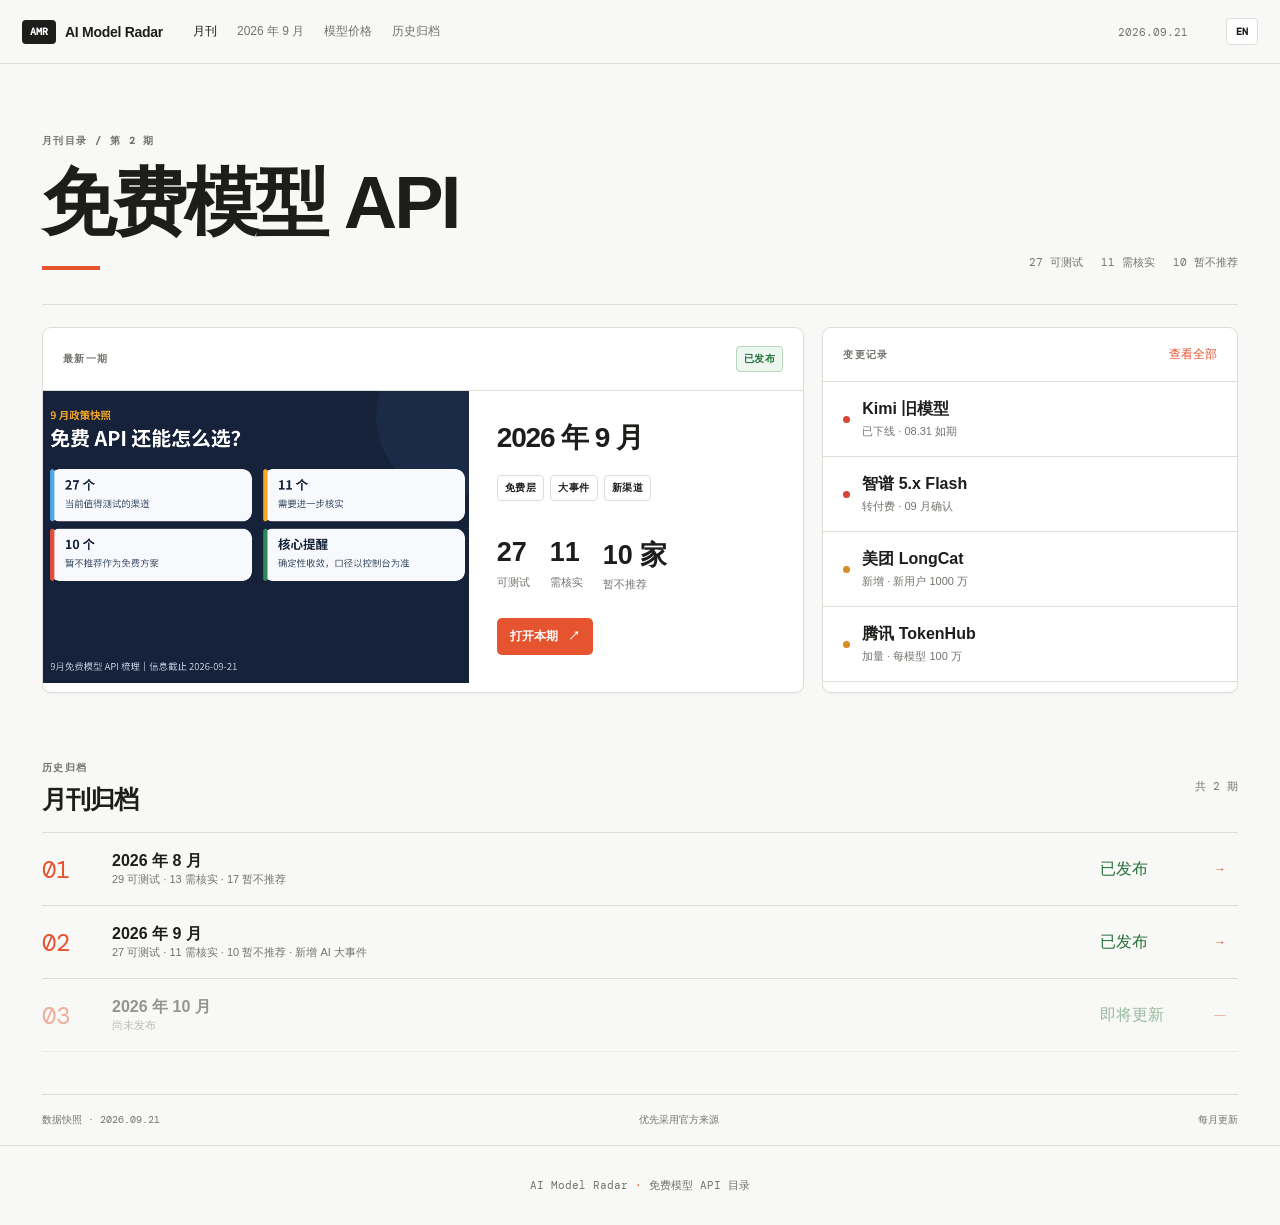
<file: index.html>
<!doctype html><html lang="zh-CN"><head><meta charset="utf-8"><meta name="viewport" content="width=device-width,initial-scale=1"><title>AI Model Radar</title><meta name="description" content="Free AI model API monthly directory"><link rel="stylesheet" href="styles.css"></head><body><header class="site-header"><a class="wordmark" href="index.html"><span class="logo">AMR</span><span>AI Model Radar</span></a><nav class="nav"><a class="active" href="index.html">月刊</a><a href="issues/2026-09.html">2026 年 9 月</a><a href="pricing.html">模型价格</a><a href="#archive">历史归档</a></nav><span class="date-chip">2026.09.21</span></header><main class="shell"><section class="masthead"><div><div class="overline">月刊目录 / 第 2 期</div><h1>免费模型 API</h1><div class="rule"></div></div><div class="masthead-meta"><span>27 可测试</span><span>11 需核实</span><span>10 暂不推荐</span></div></section><section class="dashboard-grid"><div class="panel latest-panel"><div class="panel-head"><span class="overline">最新一期</span><span class="badge badge-live">已发布</span></div><div class="latest-layout"><img src="api-svg/2026-09/01-cover.png" alt="September issue cover"><div class="issue-summary"><h2>2026 年 9 月</h2><div class="tag-row"><span class="tag">免费层</span><span class="tag">大事件</span><span class="tag">新渠道</span></div><div class="metric-list"><div><b>27</b><span>可测试</span></div><div><b>11</b><span>需核实</span></div><div><b>10</b><span>暂不推荐</span></div></div><a class="button button-primary" href="issues/2026-09.html">打开本期 <span>↗</span></a></div></div></div><aside class="panel change-panel"><div class="panel-head"><span class="overline">变更记录</span><a class="inline-link" href="issues/2026-09.html#update">查看全部</a></div><div class="change-row"><span class="signal signal-red"></span><div><b>Kimi 旧模型</b><small>已下线 · 08.31 如期</small></div></div><div class="change-row"><span class="signal signal-red"></span><div><b>智谱 5.x Flash</b><small>转付费 · 09 月确认</small></div></div><div class="change-row"><span class="signal signal-amber"></span><div><b>美团 LongCat</b><small>新增 · 新用户 1000 万</small></div></div><div class="change-row"><span class="signal signal-amber"></span><div><b>腾讯 TokenHub</b><small>加量 · 每模型 100 万</small></div></div></aside></section><section id="archive" class="archive-section"><div class="section-bar"><div><span class="overline">历史归档</span><h2>月刊归档</h2></div><span class="count-label">共 2 期</span></div><div class="issue-row"><div class="issue-number">01</div><div><b>2026 年 8 月</b><small>29 可测试 · 13 需核实 · 17 暂不推荐</small></div><span class="row-status">已发布</span><a class="row-arrow" href="issues/2026-08.html">→</a></div><div class="issue-row"><div class="issue-number">02</div><div><b>2026 年 9 月</b><small>27 可测试 · 11 需核实 · 10 暂不推荐 · 新增 AI 大事件</small></div><span class="row-status">已发布</span><a class="row-arrow" href="issues/2026-09.html">→</a></div><div class="issue-row issue-disabled"><div class="issue-number">03</div><div><b>2026 年 10 月</b><small>尚未发布</small></div><span class="row-status">即将更新</span><span class="row-arrow">—</span></div></section><section class="footer-strip"><span>数据快照 · 2026.09.21</span><span>优先采用官方来源</span><span>每月更新</span></section></main><footer class="site-footer">AI Model Radar <span>·</span> 免费模型 API 目录</footer><script src="i18n.js"></script></body></html>
</file>
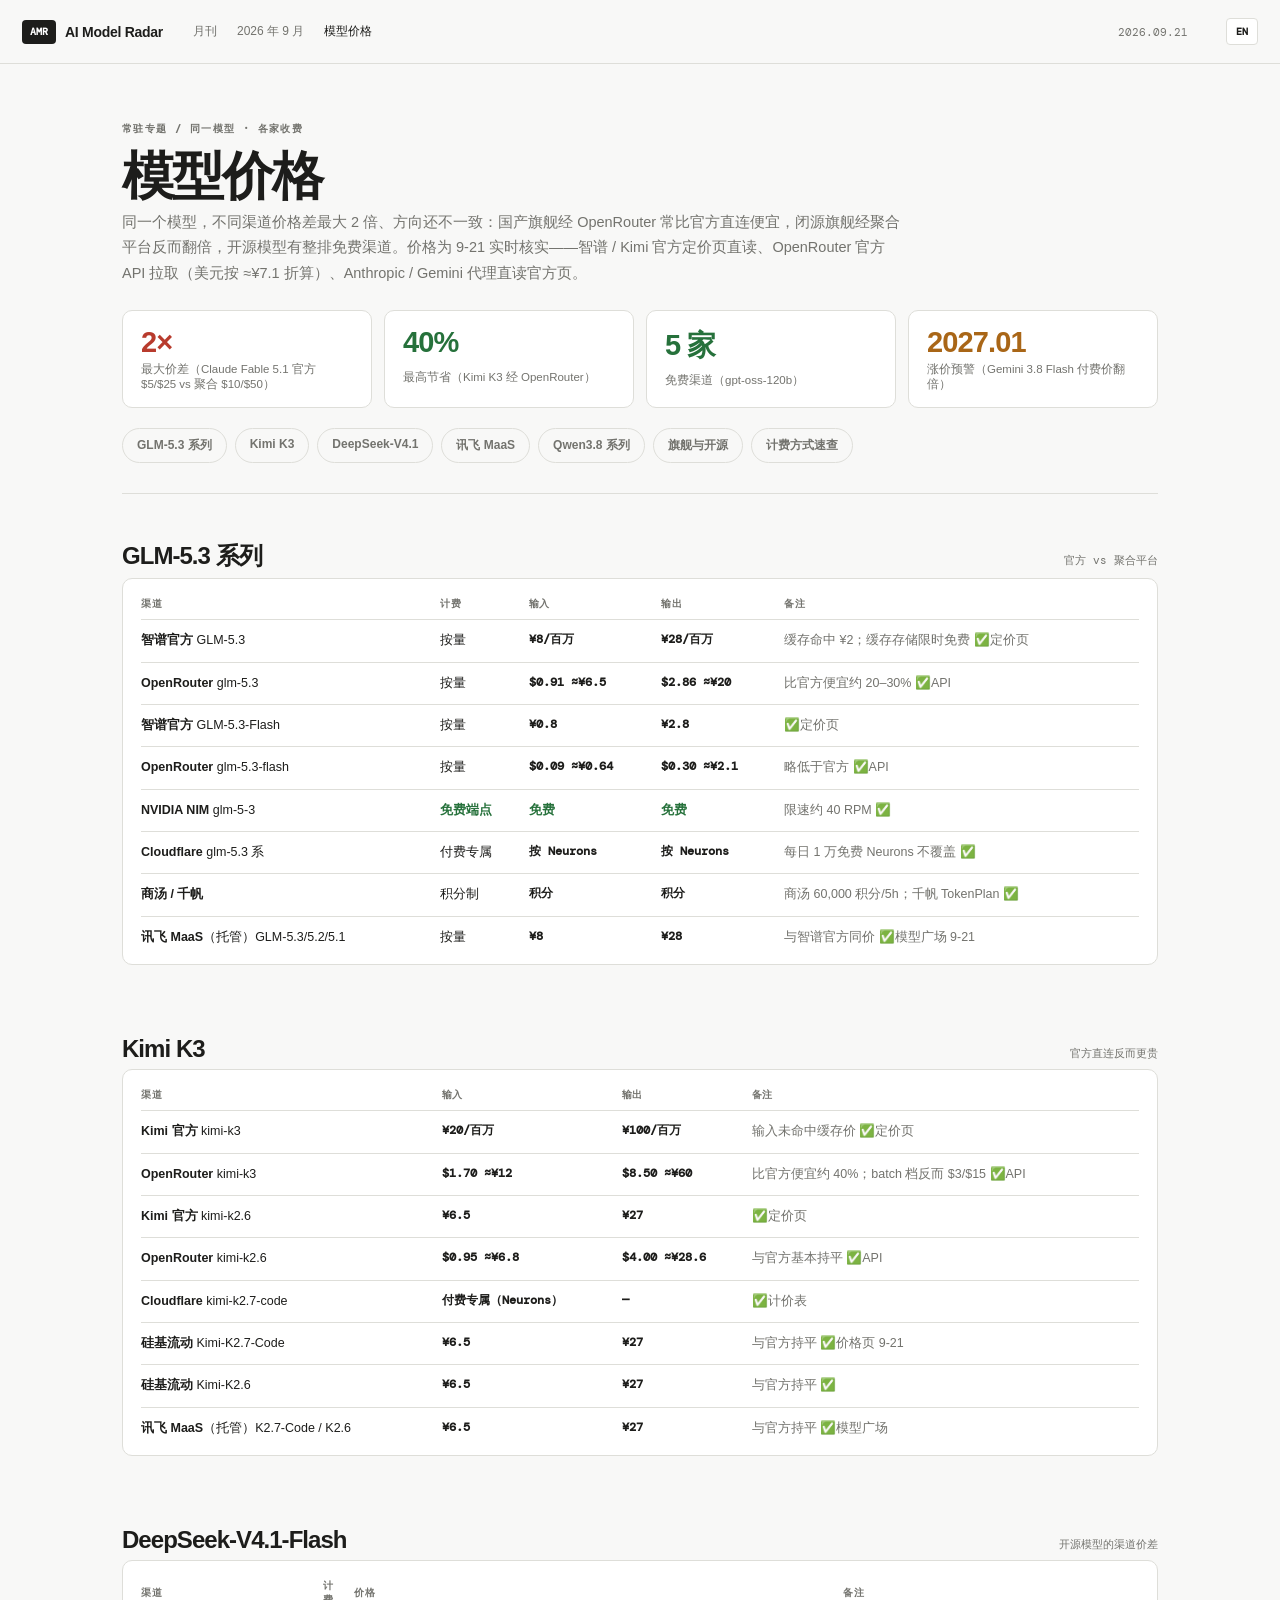
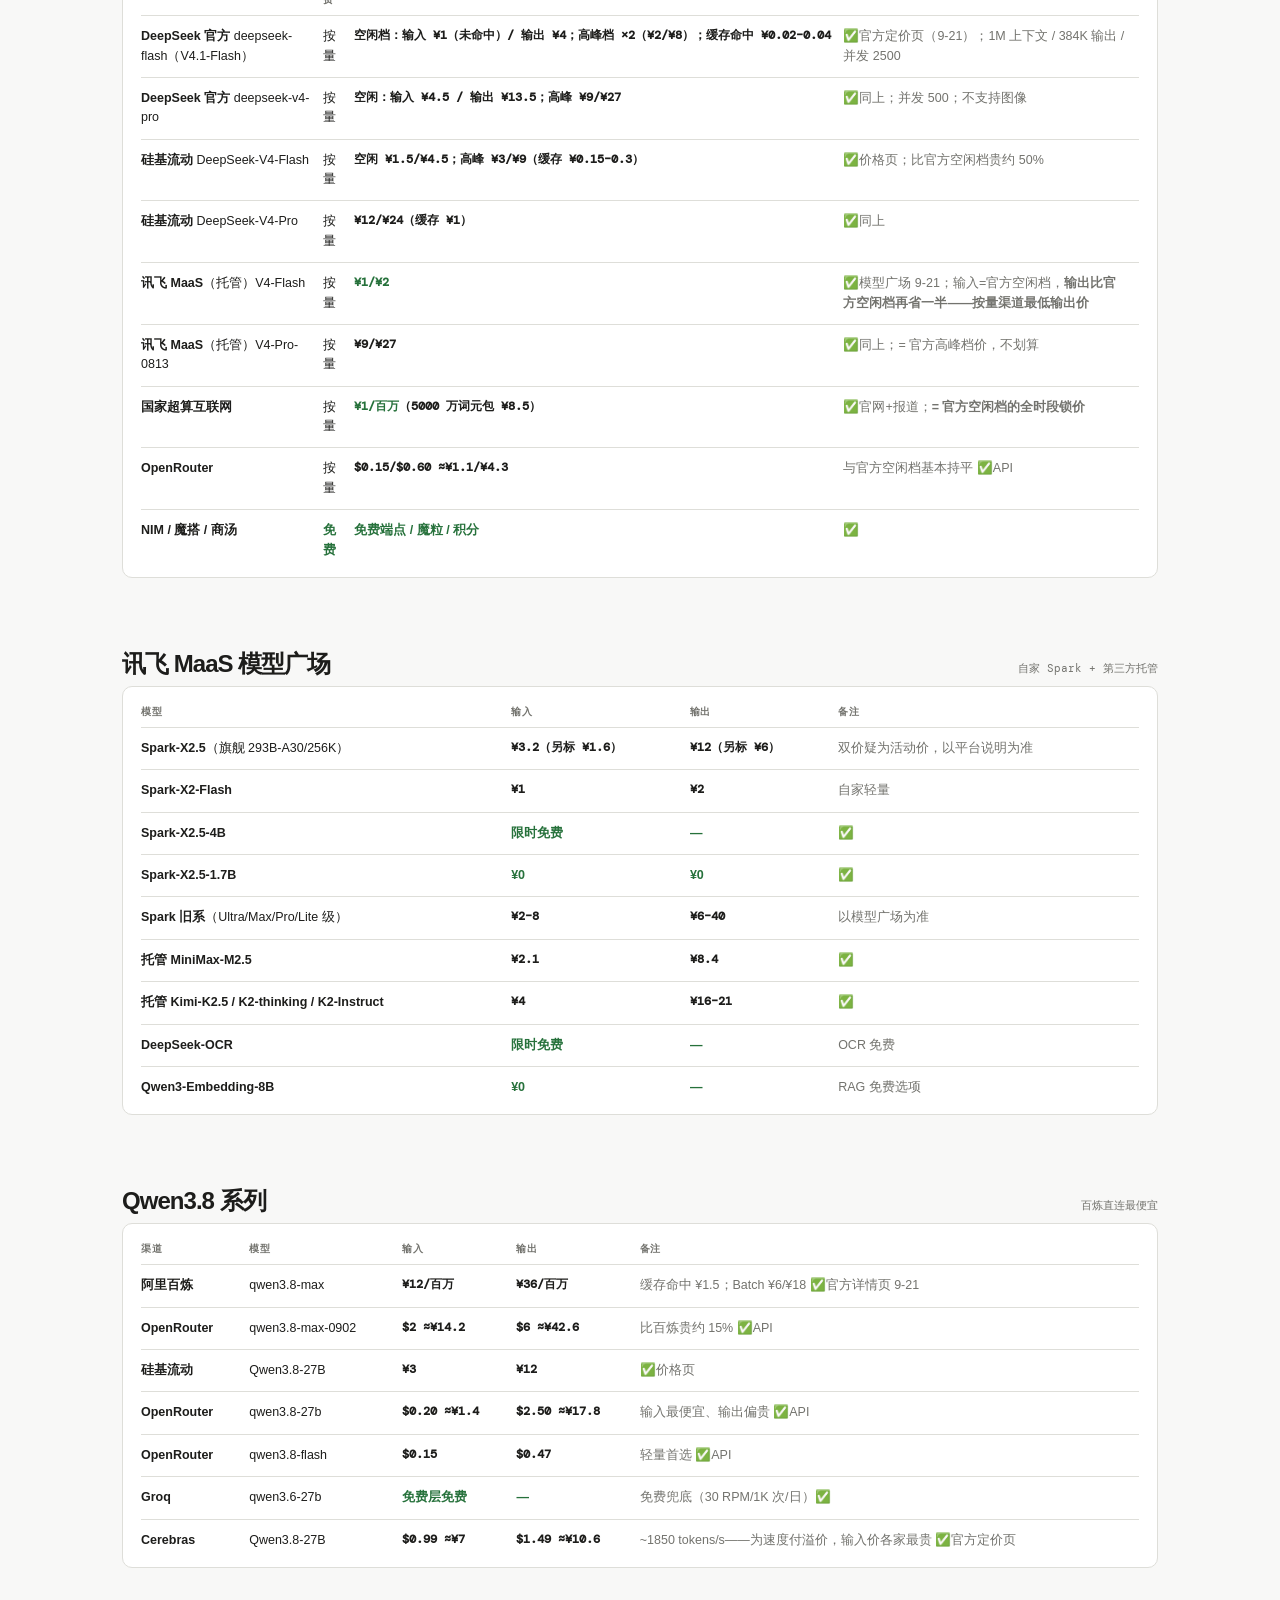
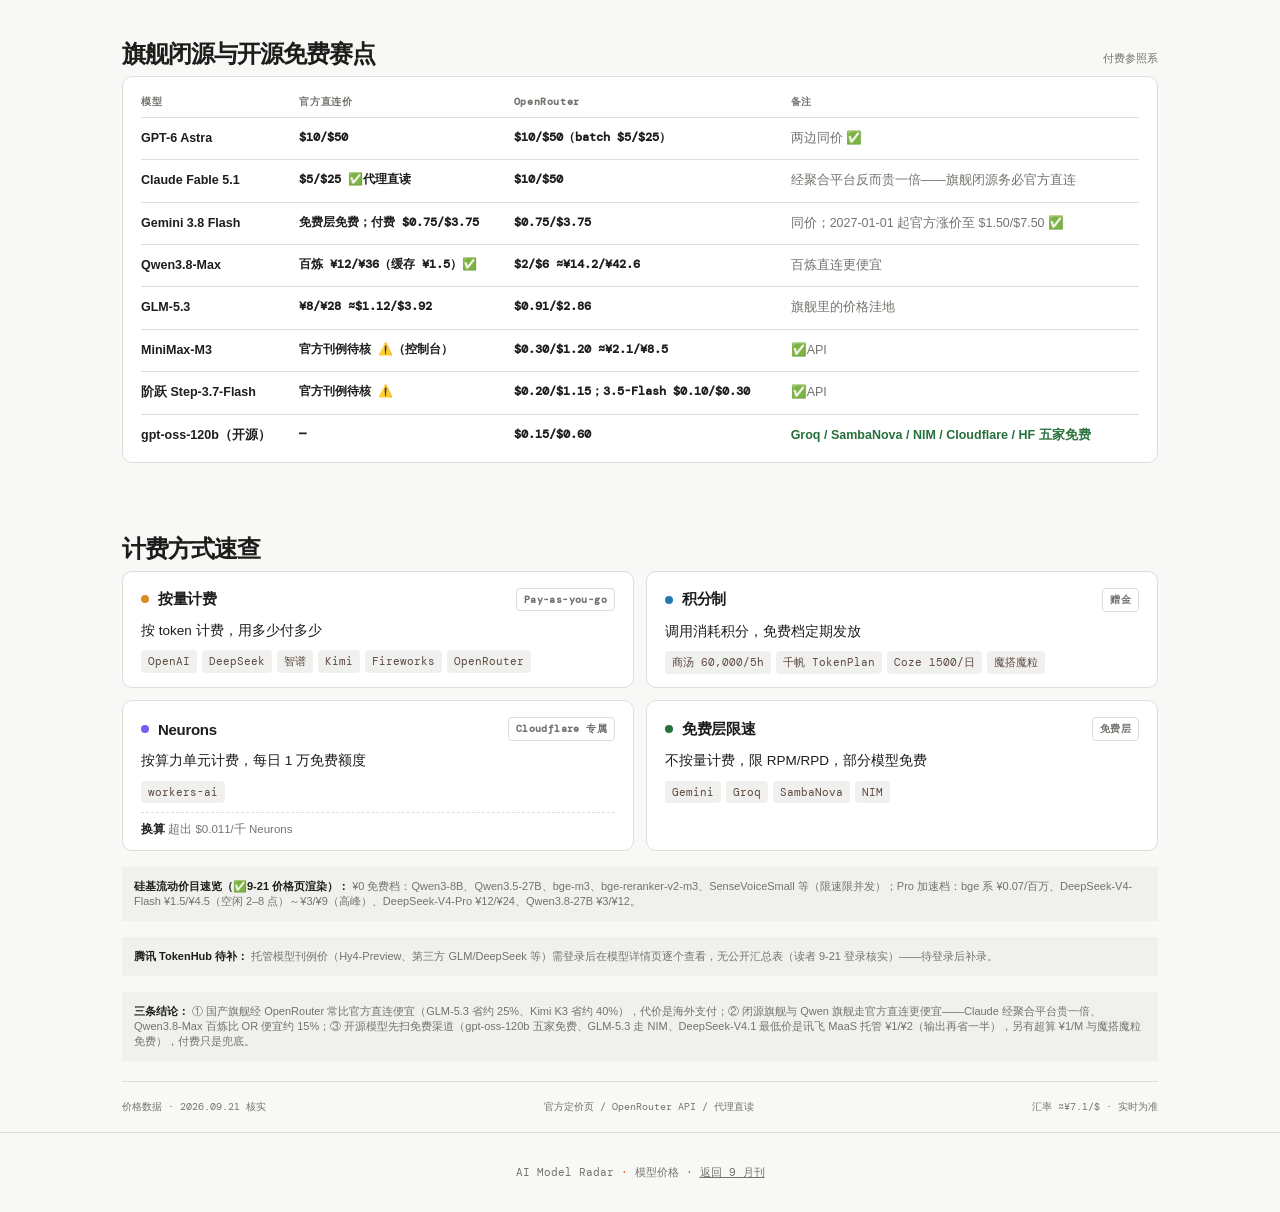
<file: pricing.html>
<!doctype html><html lang="zh-CN"><head><meta charset="utf-8"><meta name="viewport" content="width=device-width,initial-scale=1"><title>模型价格 · AI Model Radar</title><meta name="description" content="同一模型，各家 API 收费情况：官方直连 vs 聚合平台 vs 免费渠道，数据 2026-09-21 核实"><link rel="stylesheet" href="styles.css"></head><body><header class="site-header"><a class="wordmark" href="index.html"><span class="logo">AMR</span><span>AI Model Radar</span></a><nav class="nav"><a href="index.html">月刊</a><a href="issues/2026-09.html">2026 年 9 月</a><a class="active" href="pricing.html">模型价格</a></nav><span class="date-chip">2026.09.21</span></header><main class="shell issue-shell">

<section class="amr-hero">
<span class="overline">常驻专题 / 同一模型 · 各家收费</span>
<h1>模型价格</h1>
<p class="amr-hero-lead">同一个模型，不同渠道价格差最大 2 倍、方向还不一致：国产旗舰经 OpenRouter 常比官方直连便宜，闭源旗舰经聚合平台反而翻倍，开源模型有整排免费渠道。价格为 9-21 实时核实——智谱 / Kimi 官方定价页直读、OpenRouter 官方 API 拉取（美元按 ≈¥7.1 折算）、Anthropic / Gemini 代理直读官方页。</p>
<div class="amr-stats">
<div class="amr-stat bad"><b>2×</b><span>最大价差（Claude Fable 5.1 官方 $5/$25 vs 聚合 $10/$50）</span></div>
<div class="amr-stat ok"><b>40%</b><span>最高节省（Kimi K3 经 OpenRouter）</span></div>
<div class="amr-stat ok"><b>5 家</b><span>免费渠道（gpt-oss-120b）</span></div>
<div class="amr-stat warn"><b>2027.01</b><span>涨价预警（Gemini 3.8 Flash 付费价翻倍）</span></div>
</div>
<div class="amr-jump"><a href="#glm">GLM-5.3 系列</a><a href="#kimi">Kimi K3</a><a href="#deepseek">DeepSeek-V4.1</a><a href="#xfyun">讯飞 MaaS</a><a href="#qwen">Qwen3.8 系列</a><a href="#flagship">旗舰与开源</a><a href="#billing">计费方式速查</a></div>
</section>

<section id="glm" class="amr-section">
<div class="amr-sec-head"><h2>GLM-5.3 系列</h2><span class="count-label">官方 vs 聚合平台</span></div>
<div class="amr-cmp-wrap"><table class="amr-cmp">
<tr><th>渠道</th><th>计费</th><th>输入</th><th>输出</th><th>备注</th></tr>
<tr><td><b><a href="https://docs.bigmodel.cn/cn/guide/start/pricing" target="_blank" rel="noopener">智谱官方</a></b> GLM-5.3</td><td>按量</td><td class="num">¥8/百万</td><td class="num">¥28/百万</td><td class="note">缓存命中 ¥2；缓存存储限时免费 ✅定价页</td></tr>
<tr><td><b><a href="https://openrouter.ai/models?max_price=0" target="_blank" rel="noopener">OpenRouter</a></b> glm-5.3</td><td>按量</td><td class="num">$0.91 ≈¥6.5</td><td class="num">$2.86 ≈¥20</td><td class="note">比官方便宜约 20–30% ✅API</td></tr>
<tr><td><b>智谱官方</b> GLM-5.3-Flash</td><td>按量</td><td class="num">¥0.8</td><td class="num">¥2.8</td><td class="note">✅定价页</td></tr>
<tr><td><b>OpenRouter</b> glm-5.3-flash</td><td>按量</td><td class="num">$0.09 ≈¥0.64</td><td class="num">$0.30 ≈¥2.1</td><td class="note">略低于官方 ✅API</td></tr>
<tr><td><b><a href="https://build.nvidia.com/models" target="_blank" rel="noopener">NVIDIA NIM</a></b> glm-5-3</td><td><span class="free">免费端点</span></td><td class="free">免费</td><td class="free">免费</td><td class="note">限速约 40 RPM ✅</td></tr>
<tr><td><b><a href="https://developers.cloudflare.com/workers-ai/platform/pricing/" target="_blank" rel="noopener">Cloudflare</a></b> glm-5.3 系</td><td>付费专属</td><td class="num">按 Neurons</td><td class="num">按 Neurons</td><td class="note">每日 1 万免费 Neurons 不覆盖 ✅</td></tr>
<tr><td><b>商汤 / 千帆</b></td><td>积分制</td><td class="num">积分</td><td class="num">积分</td><td class="note">商汤 60,000 积分/5h；千帆 TokenPlan ✅</td></tr>
<tr><td><b><a href="https://maas.xfyun.cn/modelSquare" target="_blank" rel="noopener">讯飞 MaaS</a></b>（托管）GLM-5.3/5.2/5.1</td><td>按量</td><td class="num">¥8</td><td class="num">¥28</td><td class="note">与智谱官方同价 ✅模型广场 9-21</td></tr>
</table></div>
</section>

<section id="kimi" class="amr-section">
<div class="amr-sec-head"><h2>Kimi K3</h2><span class="count-label">官方直连反而更贵</span></div>
<div class="amr-cmp-wrap"><table class="amr-cmp">
<tr><th>渠道</th><th>输入</th><th>输出</th><th>备注</th></tr>
<tr><td><b><a href="https://platform.kimi.com/pricing" target="_blank" rel="noopener">Kimi 官方</a></b> kimi-k3</td><td class="num">¥20/百万</td><td class="num">¥100/百万</td><td class="note">输入未命中缓存价 ✅定价页</td></tr>
<tr><td><b>OpenRouter</b> kimi-k3</td><td class="num">$1.70 ≈¥12</td><td class="num">$8.50 ≈¥60</td><td class="note">比官方便宜约 40%；batch 档反而 $3/$15 ✅API</td></tr>
<tr><td><b>Kimi 官方</b> kimi-k2.6</td><td class="num">¥6.5</td><td class="num">¥27</td><td class="note">✅定价页</td></tr>
<tr><td><b>OpenRouter</b> kimi-k2.6</td><td class="num">$0.95 ≈¥6.8</td><td class="num">$4.00 ≈¥28.6</td><td class="note">与官方基本持平 ✅API</td></tr>
<tr><td><b>Cloudflare</b> kimi-k2.7-code</td><td class="num">付费专属（Neurons）</td><td class="num">—</td><td class="note">✅计价表</td></tr>
<tr><td><b><a href="https://siliconflow.cn/pricing" target="_blank" rel="noopener">硅基流动</a></b> Kimi-K2.7-Code</td><td class="num">¥6.5</td><td class="num">¥27</td><td class="note">与官方持平 ✅价格页 9-21</td></tr>
<tr><td><b>硅基流动</b> Kimi-K2.6</td><td class="num">¥6.5</td><td class="num">¥27</td><td class="note">与官方持平 ✅</td></tr>
<tr><td><b>讯飞 MaaS</b>（托管）K2.7-Code / K2.6</td><td class="num">¥6.5</td><td class="num">¥27</td><td class="note">与官方持平 ✅模型广场</td></tr>
</table></div>
</section>

<section id="deepseek" class="amr-section">
<div class="amr-sec-head"><h2>DeepSeek-V4.1-Flash</h2><span class="count-label">开源模型的渠道价差</span></div>
<div class="amr-cmp-wrap"><table class="amr-cmp">
<tr><th>渠道</th><th>计费</th><th>价格</th><th>备注</th></tr>
<tr><td><b>DeepSeek 官方</b> deepseek-flash（V4.1-Flash）</td><td>按量</td><td class="num">空闲档：输入 ¥1（未命中）/ 输出 ¥4；高峰档 ×2（¥2/¥8）；缓存命中 ¥0.02–0.04</td><td class="note">✅官方定价页（9-21）；1M 上下文 / 384K 输出 / 并发 2500</td></tr>
<tr><td><b>DeepSeek 官方</b> deepseek-v4-pro</td><td>按量</td><td class="num">空闲：输入 ¥4.5 / 输出 ¥13.5；高峰 ¥9/¥27</td><td class="note">✅同上；并发 500；不支持图像</td></tr>
<tr><td><b><a href="https://siliconflow.cn/pricing" target="_blank" rel="noopener">硅基流动</a></b> DeepSeek-V4-Flash</td><td>按量</td><td class="num">空闲 ¥1.5/¥4.5；高峰 ¥3/¥9（缓存 ¥0.15–0.3）</td><td class="note">✅价格页；比官方空闲档贵约 50%</td></tr>
<tr><td><b>硅基流动</b> DeepSeek-V4-Pro</td><td>按量</td><td class="num">¥12/¥24（缓存 ¥1）</td><td class="note">✅同上</td></tr>
<tr><td><b>讯飞 MaaS</b>（托管）V4-Flash</td><td>按量</td><td class="num"><span class="free">¥1/¥2</span></td><td class="note">✅模型广场 9-21；输入=官方空闲档，<b>输出比官方空闲档再省一半——按量渠道最低输出价</b></td></tr>
<tr><td><b>讯飞 MaaS</b>（托管）V4-Pro-0813</td><td>按量</td><td class="num">¥9/¥27</td><td class="note">✅同上；= 官方高峰档价，不划算</td></tr>
<tr><td><b><a href="https://www.scnet.cn" target="_blank" rel="noopener">国家超算互联网</a></b></td><td>按量</td><td class="num"><span class="free">¥1/百万</span>（5000 万词元包 ¥8.5）</td><td class="note">✅官网+报道；<b>= 官方空闲档的全时段锁价</b></td></tr>
<tr><td><b>OpenRouter</b></td><td>按量</td><td class="num">$0.15/$0.60 ≈¥1.1/¥4.3</td><td class="note">与官方空闲档基本持平 ✅API</td></tr>
<tr><td><b>NIM / 魔搭 / 商汤</b></td><td><span class="free">免费</span></td><td class="free">免费端点 / 魔粒 / 积分</td><td class="note">✅</td></tr>
</table></div>
</section>

<section id="xfyun" class="amr-section">
<div class="amr-sec-head"><h2>讯飞 MaaS 模型广场</h2><span class="count-label">自家 Spark + 第三方托管</span></div>
<div class="amr-cmp-wrap"><table class="amr-cmp">
<tr><th>模型</th><th>输入</th><th>输出</th><th>备注</th></tr>
<tr><td><b>Spark-X2.5</b>（旗舰 293B-A30/256K）</td><td class="num">¥3.2（另标 ¥1.6）</td><td class="num">¥12（另标 ¥6）</td><td class="note">双价疑为活动价，以平台说明为准</td></tr>
<tr><td><b>Spark-X2-Flash</b></td><td class="num">¥1</td><td class="num">¥2</td><td class="note">自家轻量</td></tr>
<tr><td><b>Spark-X2.5-4B</b></td><td class="free">限时免费</td><td class="free">—</td><td class="note">✅</td></tr>
<tr><td><b>Spark-X2.5-1.7B</b></td><td class="free">¥0</td><td class="free">¥0</td><td class="note">✅</td></tr>
<tr><td><b>Spark 旧系</b>（Ultra/Max/Pro/Lite 级）</td><td class="num">¥2–8</td><td class="num">¥6–40</td><td class="note">以模型广场为准</td></tr>
<tr><td><b>托管 MiniMax-M2.5</b></td><td class="num">¥2.1</td><td class="num">¥8.4</td><td class="note">✅</td></tr>
<tr><td><b>托管 Kimi-K2.5 / K2-thinking / K2-Instruct</b></td><td class="num">¥4</td><td class="num">¥16–21</td><td class="note">✅</td></tr>
<tr><td><b>DeepSeek-OCR</b></td><td class="free">限时免费</td><td class="free">—</td><td class="note">OCR 免费</td></tr>
<tr><td><b>Qwen3-Embedding-8B</b></td><td class="free">¥0</td><td class="free">—</td><td class="note">RAG 免费选项</td></tr>
</table></div>
</section>

<section id="qwen" class="amr-section">
<div class="amr-sec-head"><h2>Qwen3.8 系列</h2><span class="count-label">百炼直连最便宜</span></div>
<div class="amr-cmp-wrap"><table class="amr-cmp">
<tr><th>渠道</th><th>模型</th><th>输入</th><th>输出</th><th>备注</th></tr>
<tr><td><b><a href="https://help.aliyun.com/zh/model-studio/qwen3-8-max" target="_blank" rel="noopener">阿里百炼</a></b></td><td>qwen3.8-max</td><td class="num">¥12/百万</td><td class="num">¥36/百万</td><td class="note">缓存命中 ¥1.5；Batch ¥6/¥18 ✅官方详情页 9-21</td></tr>
<tr><td><b>OpenRouter</b></td><td>qwen3.8-max-0902</td><td class="num">$2 ≈¥14.2</td><td class="num">$6 ≈¥42.6</td><td class="note">比百炼贵约 15% ✅API</td></tr>
<tr><td><b>硅基流动</b></td><td>Qwen3.8-27B</td><td class="num">¥3</td><td class="num">¥12</td><td class="note">✅价格页</td></tr>
<tr><td><b>OpenRouter</b></td><td>qwen3.8-27b</td><td class="num">$0.20 ≈¥1.4</td><td class="num">$2.50 ≈¥17.8</td><td class="note">输入最便宜、输出偏贵 ✅API</td></tr>
<tr><td><b>OpenRouter</b></td><td>qwen3.8-flash</td><td class="num">$0.15</td><td class="num">$0.47</td><td class="note">轻量首选 ✅API</td></tr>
<tr><td><b>Groq</b></td><td>qwen3.6-27b</td><td class="free">免费层免费</td><td class="free">—</td><td class="note">免费兜底（30 RPM/1K 次/日）✅</td></tr>
<tr><td><b><a href="https://www.cerebras.ai/pricing" target="_blank" rel="noopener">Cerebras</a></b></td><td>Qwen3.8-27B</td><td class="num">$0.99 ≈¥7</td><td class="num">$1.49 ≈¥10.6</td><td class="note">~1850 tokens/s——为速度付溢价，输入价各家最贵 ✅官方定价页</td></tr>
</table></div>
</section>

<section id="flagship" class="amr-section">
<div class="amr-sec-head"><h2>旗舰闭源与开源免费赛点</h2><span class="count-label">付费参照系</span></div>
<div class="amr-cmp-wrap"><table class="amr-cmp">
<tr><th>模型</th><th>官方直连价</th><th>OpenRouter</th><th>备注</th></tr>
<tr><td><b>GPT-6 Astra</b></td><td class="num">$10/$50</td><td class="num">$10/$50（batch $5/$25）</td><td class="note">两边同价 ✅</td></tr>
<tr><td><b>Claude Fable 5.1</b></td><td class="num">$5/$25 ✅代理直读</td><td class="num">$10/$50</td><td class="note">经聚合平台反而贵一倍——旗舰闭源务必官方直连</td></tr>
<tr><td><b><a href="https://ai.google.dev/gemini-api/docs/pricing" target="_blank" rel="noopener">Gemini 3.8 Flash</a></b></td><td class="num">免费层免费；付费 $0.75/$3.75</td><td class="num">$0.75/$3.75</td><td class="note">同价；2027-01-01 起官方涨价至 $1.50/$7.50 ✅</td></tr>
<tr><td><b>Qwen3.8-Max</b></td><td class="num">百炼 ¥12/¥36（缓存 ¥1.5）✅</td><td class="num">$2/$6 ≈¥14.2/¥42.6</td><td class="note">百炼直连更便宜</td></tr>
<tr><td><b>GLM-5.3</b></td><td class="num">¥8/¥28 ≈$1.12/$3.92</td><td class="num">$0.91/$2.86</td><td class="note">旗舰里的价格洼地</td></tr>
<tr><td><b>MiniMax-M3</b></td><td class="num">官方刊例待核 ⚠️（控制台）</td><td class="num">$0.30/$1.20 ≈¥2.1/¥8.5</td><td class="note">✅API</td></tr>
<tr><td><b>阶跃 Step-3.7-Flash</b></td><td class="num">官方刊例待核 ⚠️</td><td class="num">$0.20/$1.15；3.5-Flash $0.10/$0.30</td><td class="note">✅API</td></tr>
<tr><td><b>gpt-oss-120b（开源）</b></td><td class="num">—</td><td class="num">$0.15/$0.60</td><td class="note"><span class="free">Groq / SambaNova / NIM / Cloudflare / HF 五家免费</span></td></tr>
</table></div>
</section>

<section id="billing" class="amr-section" style="padding-bottom:20px">
<div class="amr-sec-head"><h2>计费方式速查</h2></div>
<div class="amr-cards">
<div class="amr-card"><div class="amr-card-top"><span class="amr-dot dot-amber"></span><b>按量计费</b><span class="amr-way">Pay-as-you-go</span></div><div class="amr-free">按 token 计费，用多少付多少</div><div class="amr-chips"><code>OpenAI</code><code>DeepSeek</code><code>智谱</code><code>Kimi</code><code>Fireworks</code><code>OpenRouter</code></div></div>
<div class="amr-card"><div class="amr-card-top"><span class="amr-dot dot-blue"></span><b>积分制</b><span class="amr-way">Credits</span></div><div class="amr-free">调用消耗积分，免费档定期发放</div><div class="amr-chips"><code>商汤 60,000/5h</code><code>千帆 TokenPlan</code><code>Coze 1500/日</code><code>魔搭魔粒</code></div></div>
<div class="amr-card"><div class="amr-card-top"><span class="amr-dot dot-violet"></span><b>Neurons</b><span class="amr-way">Cloudflare 专属</span></div><div class="amr-free">按算力单元计费，每日 1 万免费额度</div><div class="amr-chips"><code>workers-ai</code></div><div class="amr-meta"><span><b>换算</b> 超出 $0.011/千 Neurons</span></div></div>
<div class="amr-card"><div class="amr-card-top"><span class="amr-dot dot-green"></span><b>免费层限速</b><span class="amr-way">Free tier</span></div><div class="amr-free">不按量计费，限 RPM/RPD，部分模型免费</div><div class="amr-chips"><code>Gemini</code><code>Groq</code><code>SambaNova</code><code>NIM</code></div></div>
</div>
<div class="special-row"><b>硅基流动价目速览（✅9-21 价格页渲染）：</b> ¥0 免费档：Qwen3-8B、Qwen3.5-27B、bge-m3、bge-reranker-v2-m3、SenseVoiceSmall 等（限速限并发）；Pro 加速档：bge 系 ¥0.07/百万、DeepSeek-V4-Flash ¥1.5/¥4.5（空闲 2–8 点）～¥3/¥9（高峰）、DeepSeek-V4-Pro ¥12/¥24、Qwen3.8-27B ¥3/¥12。</div>
<div class="special-row"><b>腾讯 TokenHub 待补：</b> 托管模型刊例价（Hy4-Preview、第三方 GLM/DeepSeek 等）需登录后在模型详情页逐个查看，无公开汇总表（读者 9-21 登录核实）——待登录后补录。</div>
<div class="special-row"><b>三条结论：</b> ① 国产旗舰经 OpenRouter 常比官方直连便宜（GLM-5.3 省约 25%、Kimi K3 省约 40%），代价是海外支付；② 闭源旗舰与 Qwen 旗舰走官方直连更便宜——Claude 经聚合平台贵一倍、Qwen3.8-Max 百炼比 OR 便宜约 15%；③ 开源模型先扫免费渠道（gpt-oss-120b 五家免费、GLM-5.3 走 NIM、DeepSeek-V4.1 最低价是讯飞 MaaS 托管 ¥1/¥2（输出再省一半），另有超算 ¥1/M 与魔搭魔粒免费），付费只是兜底。</div>
</section>

<section class="footer-strip"><span>价格数据 · 2026.09.21 核实</span><span>官方定价页 / OpenRouter API / 代理直读</span><span>汇率 ≈¥7.1/$ · 实时为准</span></section>
</main><footer class="site-footer">AI Model Radar <span>·</span> 模型价格 · <a href="issues/2026-09.html" style="text-decoration:underline">返回 9 月刊</a></footer><script src="i18n.js"></script></body></html>
</file>
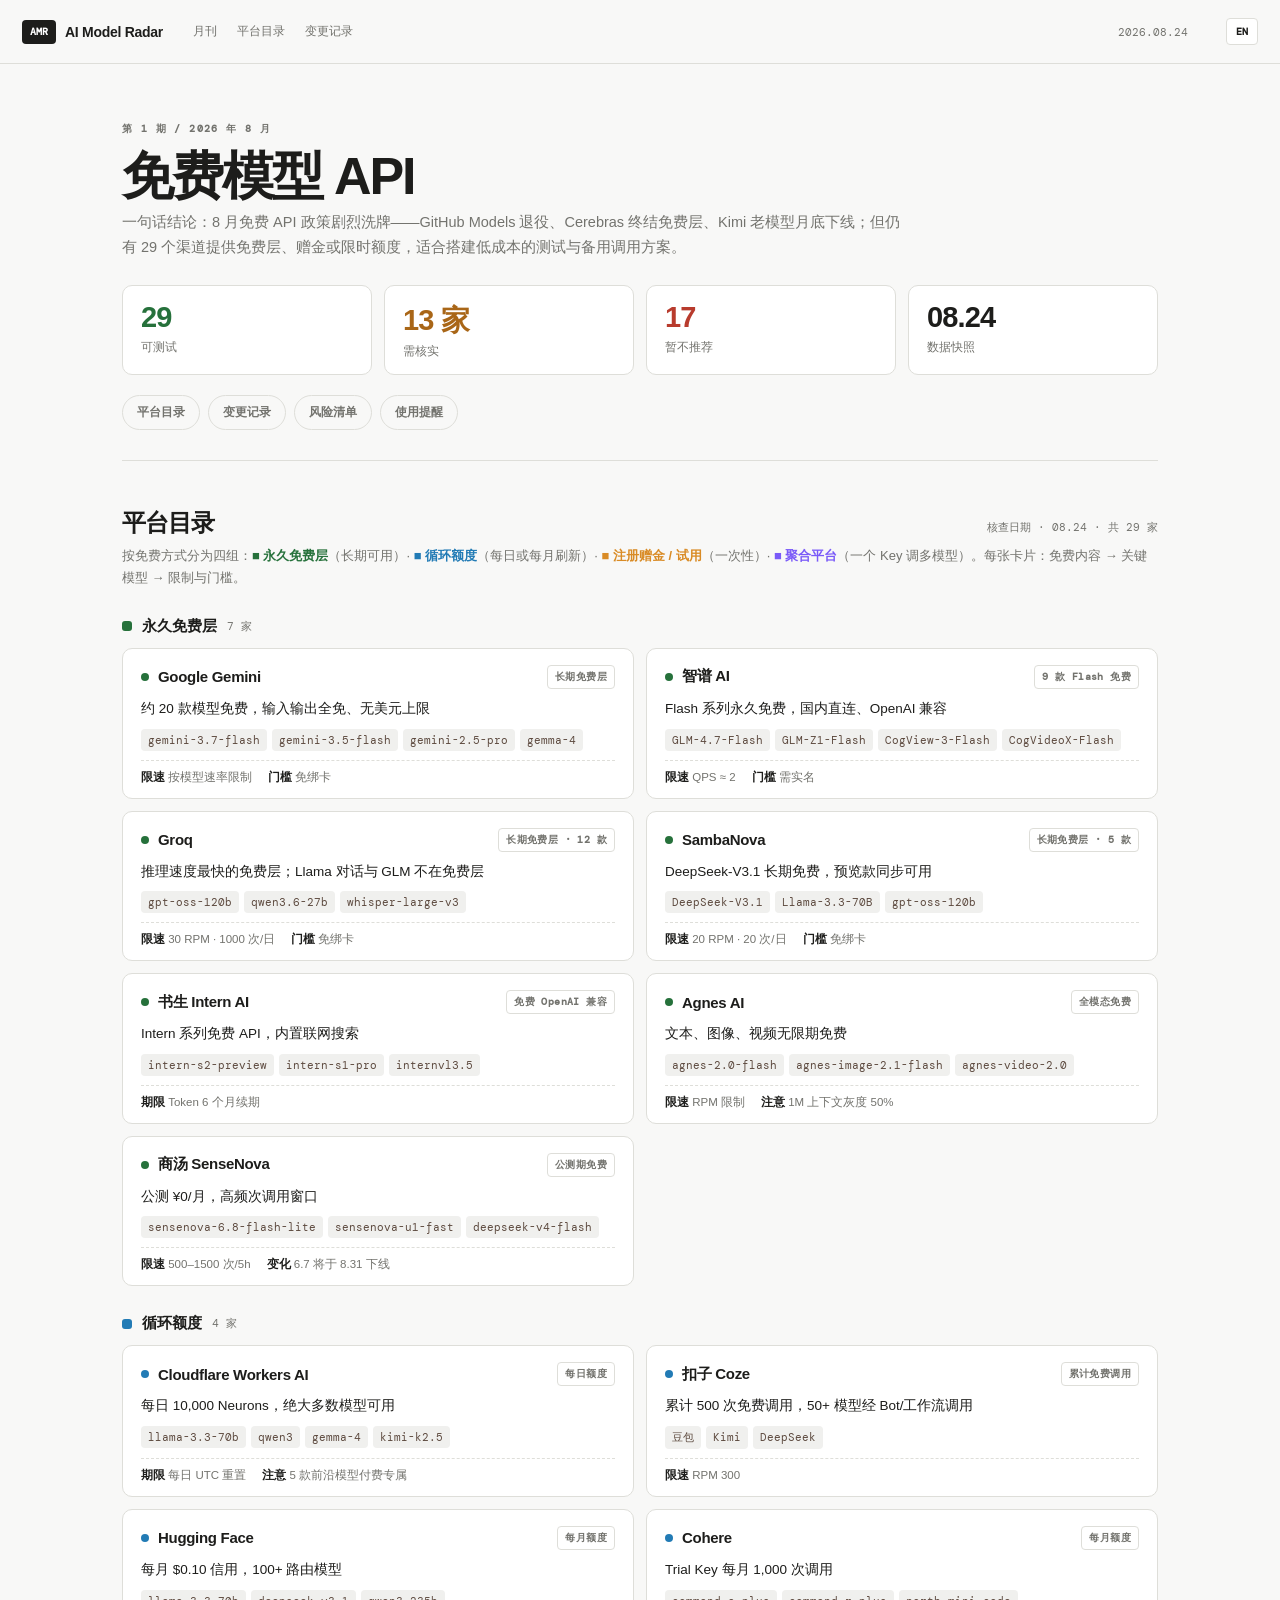
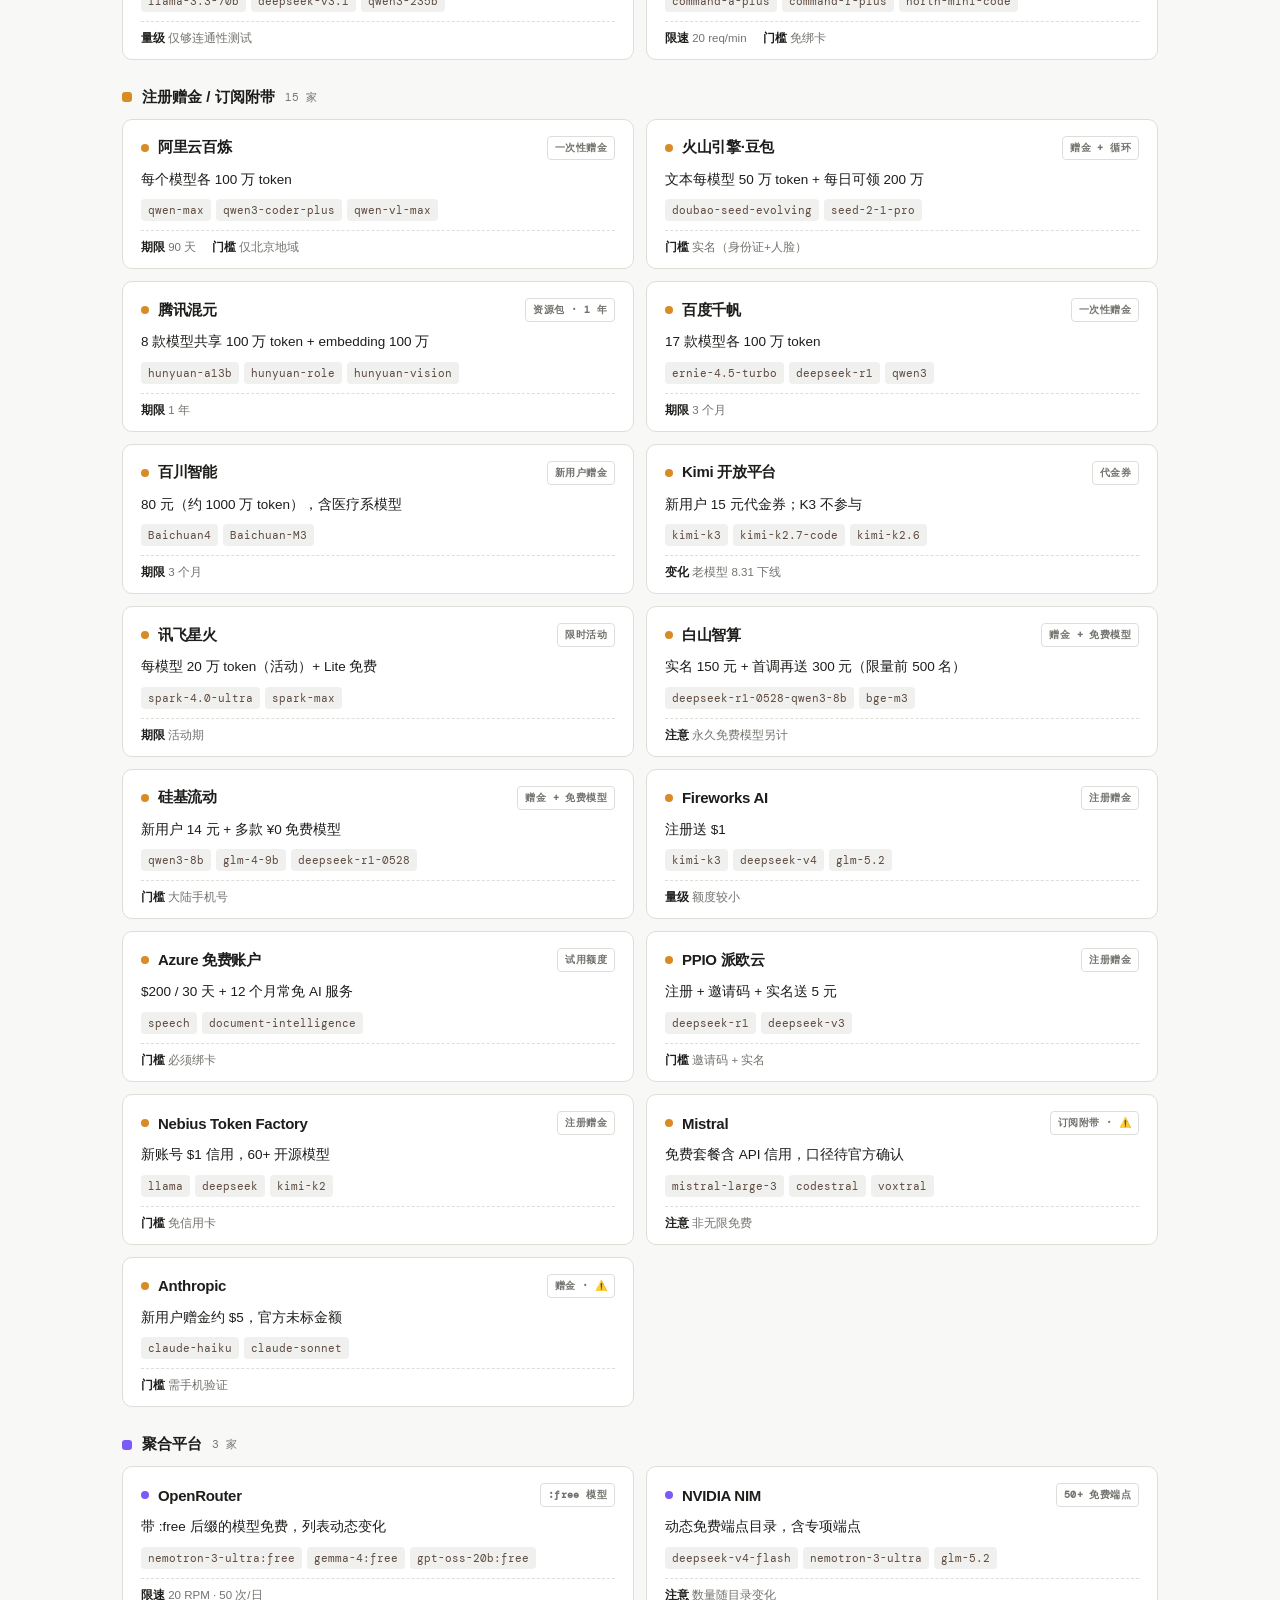
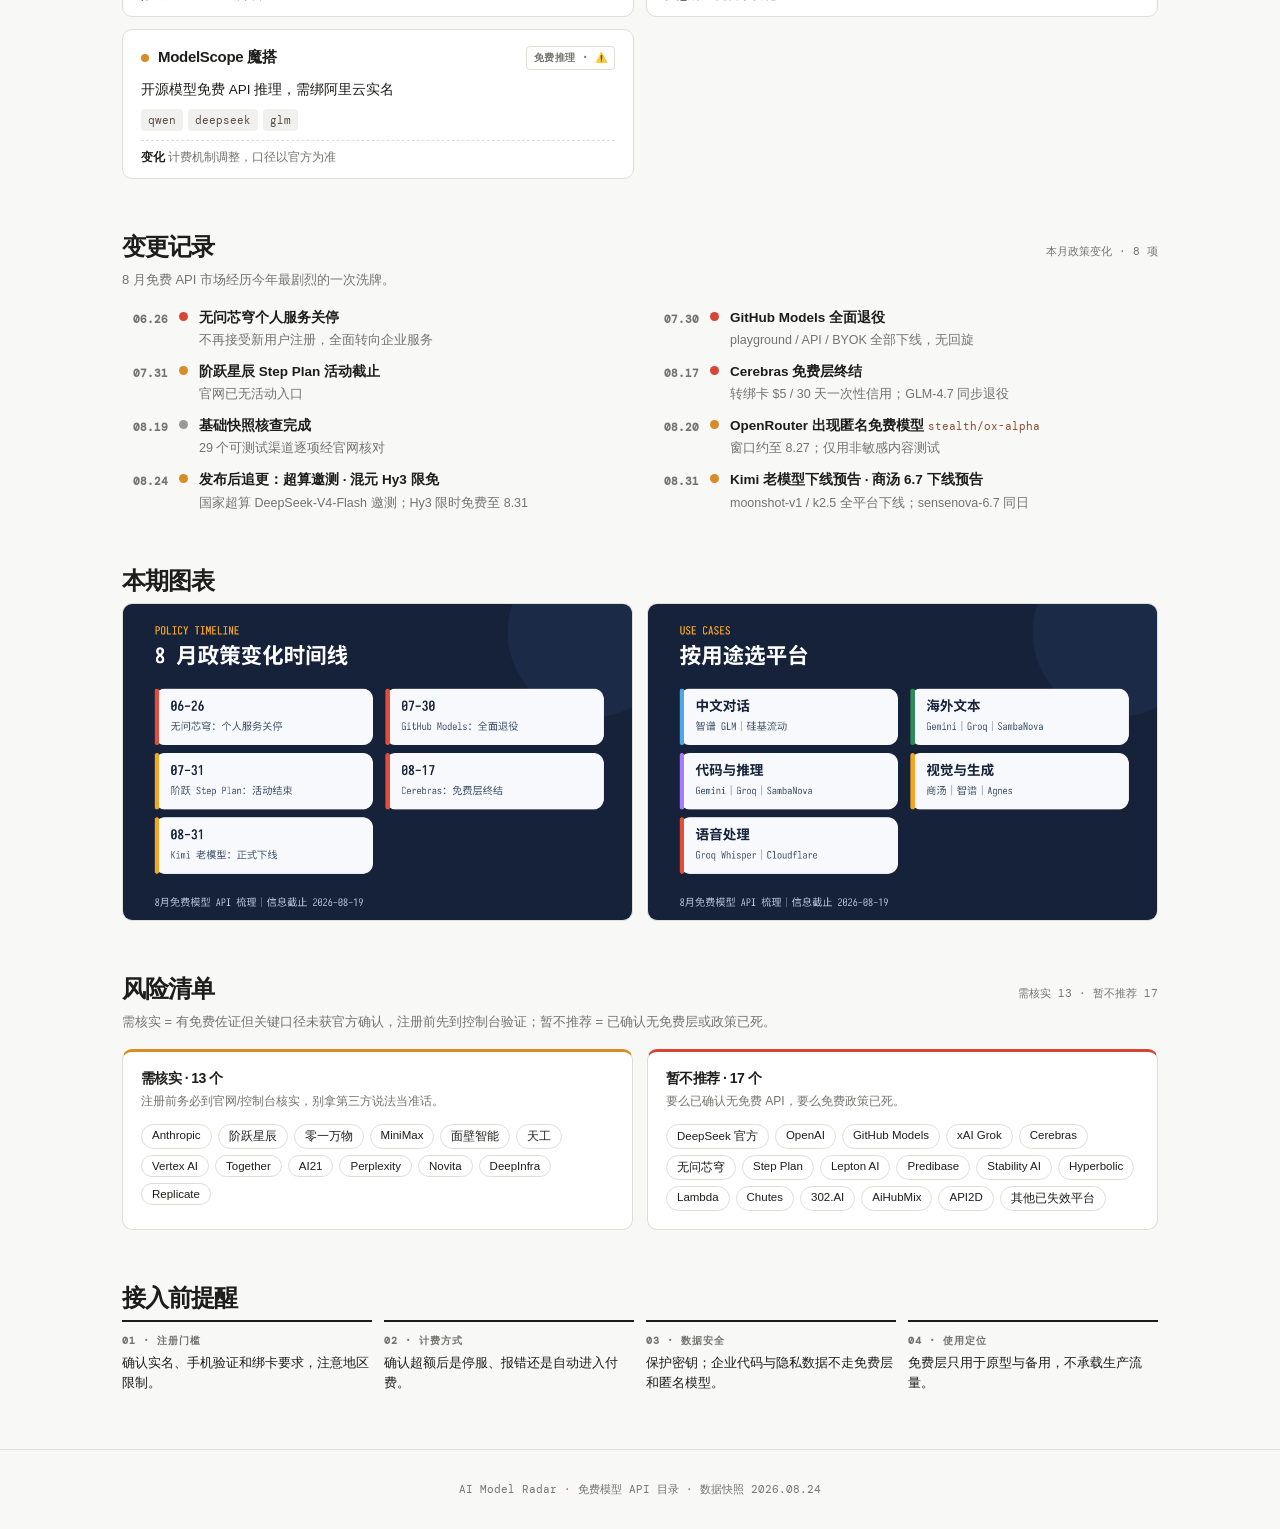
<file: issues/2026-08.html>
<!doctype html><html lang="zh-CN"><head><meta charset="utf-8"><meta name="viewport" content="width=device-width,initial-scale=1"><title>2026 年 8 月 · AI Model Radar</title><meta name="description" content="8 月免费大模型 API 目录：29 个可测试 · 13 个需核实 · 17 个暂不推荐"><link rel="stylesheet" href="../styles.css"></head><body><header class="site-header"><a class="wordmark" href="../index.html"><span class="logo">AMR</span><span>AI Model Radar</span></a><nav class="nav"><a href="../index.html">月刊</a><a href="#directory">平台目录</a><a href="#update">变更记录</a></nav><span class="date-chip">2026.08.24</span></header><main class="shell issue-shell">

<section class="amr-hero">
<span class="overline">第 1 期 / 2026 年 8 月</span>
<h1>免费模型 API</h1>
<p class="amr-hero-lead">一句话结论：8 月免费 API 政策剧烈洗牌——GitHub Models 退役、Cerebras 终结免费层、Kimi 老模型月底下线；但仍有 29 个渠道提供免费层、赠金或限时额度，适合搭建低成本的测试与备用调用方案。</p>
<div class="amr-stats">
<div class="amr-stat ok"><b>29</b><span>可测试</span></div>
<div class="amr-stat warn"><b>13</b><span>需核实</span></div>
<div class="amr-stat bad"><b>17</b><span>暂不推荐</span></div>
<div class="amr-stat"><b>08.24</b><span>数据快照</span></div>
</div>
<div class="amr-jump"><a href="#directory">平台目录</a><a href="#update">变更记录</a><a href="#risk">风险清单</a><a href="#safety">使用提醒</a></div>
</section>

<section id="directory" class="amr-section">
<div class="amr-sec-head"><h2>平台目录</h2><span class="count-label">核查日期 · 08.24 · 共 29 家</span></div>
<p class="amr-sec-sub">按免费方式分为四组：<b style="color:#26713b">■ 永久免费层</b>（长期可用）· <b style="color:#227bb5">■ 循环额度</b>（每日或每月刷新）· <b style="color:#d98b25">■ 注册赠金 / 试用</b>（一次性）· <b style="color:#7a5af8">■ 聚合平台</b>（一个 Key 调多模型）。每张卡片：免费内容 → 关键模型 → 限制与门槛。</p>

<div class="amr-group g-free"><i></i><b>永久免费层</b><span>7 家</span></div>
<div class="amr-cards">
<div class="amr-card"><div class="amr-card-top"><span class="amr-dot dot-green"></span><b>Google Gemini</b><span class="amr-way">长期免费层</span></div><div class="amr-free">约 20 款模型免费，输入输出全免、无美元上限</div><div class="amr-chips"><code>gemini-3.7-flash</code><code>gemini-3.5-flash</code><code>gemini-2.5-pro</code><code>gemma-4</code></div><div class="amr-meta"><span><b>限速</b> 按模型速率限制</span><span><b>门槛</b> 免绑卡</span></div></div>
<div class="amr-card"><div class="amr-card-top"><span class="amr-dot dot-green"></span><b>智谱 AI</b><span class="amr-way">9 款 Flash 免费</span></div><div class="amr-free">Flash 系列永久免费，国内直连、OpenAI 兼容</div><div class="amr-chips"><code>GLM-4.7-Flash</code><code>GLM-Z1-Flash</code><code>CogView-3-Flash</code><code>CogVideoX-Flash</code></div><div class="amr-meta"><span><b>限速</b> QPS ≈ 2</span><span><b>门槛</b> 需实名</span></div></div>
<div class="amr-card"><div class="amr-card-top"><span class="amr-dot dot-green"></span><b>Groq</b><span class="amr-way">长期免费层 · 12 款</span></div><div class="amr-free">推理速度最快的免费层；Llama 对话与 GLM 不在免费层</div><div class="amr-chips"><code>gpt-oss-120b</code><code>qwen3.6-27b</code><code>whisper-large-v3</code></div><div class="amr-meta"><span><b>限速</b> 30 RPM · 1000 次/日</span><span><b>门槛</b> 免绑卡</span></div></div>
<div class="amr-card"><div class="amr-card-top"><span class="amr-dot dot-green"></span><b>SambaNova</b><span class="amr-way">长期免费层 · 5 款</span></div><div class="amr-free">DeepSeek-V3.1 长期免费，预览款同步可用</div><div class="amr-chips"><code>DeepSeek-V3.1</code><code>Llama-3.3-70B</code><code>gpt-oss-120b</code></div><div class="amr-meta"><span><b>限速</b> 20 RPM · 20 次/日</span><span><b>门槛</b> 免绑卡</span></div></div>
<div class="amr-card"><div class="amr-card-top"><span class="amr-dot dot-green"></span><b>书生 Intern AI</b><span class="amr-way">免费 OpenAI 兼容</span></div><div class="amr-free">Intern 系列免费 API，内置联网搜索</div><div class="amr-chips"><code>intern-s2-preview</code><code>intern-s1-pro</code><code>internvl3.5</code></div><div class="amr-meta"><span><b>期限</b> Token 6 个月续期</span></div></div>
<div class="amr-card"><div class="amr-card-top"><span class="amr-dot dot-green"></span><b>Agnes AI</b><span class="amr-way">全模态免费</span></div><div class="amr-free">文本、图像、视频无限期免费</div><div class="amr-chips"><code>agnes-2.0-flash</code><code>agnes-image-2.1-flash</code><code>agnes-video-2.0</code></div><div class="amr-meta"><span><b>限速</b> RPM 限制</span><span><b>注意</b> 1M 上下文灰度 50%</span></div></div>
<div class="amr-card"><div class="amr-card-top"><span class="amr-dot dot-green"></span><b>商汤 SenseNova</b><span class="amr-way">公测期免费</span></div><div class="amr-free">公测 ¥0/月，高频次调用窗口</div><div class="amr-chips"><code>sensenova-6.8-flash-lite</code><code>sensenova-u1-fast</code><code>deepseek-v4-flash</code></div><div class="amr-meta"><span><b>限速</b> 500–1500 次/5h</span><span><b>变化</b> 6.7 将于 8.31 下线</span></div></div>
</div>

<div class="amr-group g-roll"><i></i><b>循环额度</b><span>4 家</span></div>
<div class="amr-cards">
<div class="amr-card"><div class="amr-card-top"><span class="amr-dot dot-blue"></span><b>Cloudflare Workers AI</b><span class="amr-way">每日额度</span></div><div class="amr-free">每日 10,000 Neurons，绝大多数模型可用</div><div class="amr-chips"><code>llama-3.3-70b</code><code>qwen3</code><code>gemma-4</code><code>kimi-k2.5</code></div><div class="amr-meta"><span><b>期限</b> 每日 UTC 重置</span><span><b>注意</b> 5 款前沿模型付费专属</span></div></div>
<div class="amr-card"><div class="amr-card-top"><span class="amr-dot dot-blue"></span><b>扣子 Coze</b><span class="amr-way">累计免费调用</span></div><div class="amr-free">累计 500 次免费调用，50+ 模型经 Bot/工作流调用</div><div class="amr-chips"><code>豆包</code><code>Kimi</code><code>DeepSeek</code></div><div class="amr-meta"><span><b>限速</b> RPM 300</span></div></div>
<div class="amr-card"><div class="amr-card-top"><span class="amr-dot dot-blue"></span><b>Hugging Face</b><span class="amr-way">每月额度</span></div><div class="amr-free">每月 $0.10 信用，100+ 路由模型</div><div class="amr-chips"><code>llama-3.3-70b</code><code>deepseek-v3.1</code><code>qwen3-235b</code></div><div class="amr-meta"><span><b>量级</b> 仅够连通性测试</span></div></div>
<div class="amr-card"><div class="amr-card-top"><span class="amr-dot dot-blue"></span><b>Cohere</b><span class="amr-way">每月额度</span></div><div class="amr-free">Trial Key 每月 1,000 次调用</div><div class="amr-chips"><code>command-a-plus</code><code>command-r-plus</code><code>north-mini-code</code></div><div class="amr-meta"><span><b>限速</b> 20 req/min</span><span><b>门槛</b> 免绑卡</span></div></div>
</div>

<div class="amr-group g-credit"><i></i><b>注册赠金 / 订阅附带</b><span>15 家</span></div>
<div class="amr-cards">
<div class="amr-card"><div class="amr-card-top"><span class="amr-dot dot-amber"></span><b>阿里云百炼</b><span class="amr-way">一次性赠金</span></div><div class="amr-free">每个模型各 100 万 token</div><div class="amr-chips"><code>qwen-max</code><code>qwen3-coder-plus</code><code>qwen-vl-max</code></div><div class="amr-meta"><span><b>期限</b> 90 天</span><span><b>门槛</b> 仅北京地域</span></div></div>
<div class="amr-card"><div class="amr-card-top"><span class="amr-dot dot-amber"></span><b>火山引擎·豆包</b><span class="amr-way">赠金 + 循环</span></div><div class="amr-free">文本每模型 50 万 token + 每日可领 200 万</div><div class="amr-chips"><code>doubao-seed-evolving</code><code>seed-2-1-pro</code></div><div class="amr-meta"><span><b>门槛</b> 实名（身份证+人脸）</span></div></div>
<div class="amr-card"><div class="amr-card-top"><span class="amr-dot dot-amber"></span><b>腾讯混元</b><span class="amr-way">资源包 · 1 年</span></div><div class="amr-free">8 款模型共享 100 万 token + embedding 100 万</div><div class="amr-chips"><code>hunyuan-a13b</code><code>hunyuan-role</code><code>hunyuan-vision</code></div><div class="amr-meta"><span><b>期限</b> 1 年</span></div></div>
<div class="amr-card"><div class="amr-card-top"><span class="amr-dot dot-amber"></span><b>百度千帆</b><span class="amr-way">一次性赠金</span></div><div class="amr-free">17 款模型各 100 万 token</div><div class="amr-chips"><code>ernie-4.5-turbo</code><code>deepseek-r1</code><code>qwen3</code></div><div class="amr-meta"><span><b>期限</b> 3 个月</span></div></div>
<div class="amr-card"><div class="amr-card-top"><span class="amr-dot dot-amber"></span><b>百川智能</b><span class="amr-way">新用户赠金</span></div><div class="amr-free">80 元（约 1000 万 token），含医疗系模型</div><div class="amr-chips"><code>Baichuan4</code><code>Baichuan-M3</code></div><div class="amr-meta"><span><b>期限</b> 3 个月</span></div></div>
<div class="amr-card"><div class="amr-card-top"><span class="amr-dot dot-amber"></span><b>Kimi 开放平台</b><span class="amr-way">代金券</span></div><div class="amr-free">新用户 15 元代金券；K3 不参与</div><div class="amr-chips"><code>kimi-k3</code><code>kimi-k2.7-code</code><code>kimi-k2.6</code></div><div class="amr-meta"><span><b>变化</b> 老模型 8.31 下线</span></div></div>
<div class="amr-card"><div class="amr-card-top"><span class="amr-dot dot-amber"></span><b>讯飞星火</b><span class="amr-way">限时活动</span></div><div class="amr-free">每模型 20 万 token（活动）+ Lite 免费</div><div class="amr-chips"><code>spark-4.0-ultra</code><code>spark-max</code></div><div class="amr-meta"><span><b>期限</b> 活动期</span></div></div>
<div class="amr-card"><div class="amr-card-top"><span class="amr-dot dot-amber"></span><b>白山智算</b><span class="amr-way">赠金 + 免费模型</span></div><div class="amr-free">实名 150 元 + 首调再送 300 元（限量前 500 名）</div><div class="amr-chips"><code>deepseek-r1-0528-qwen3-8b</code><code>bge-m3</code></div><div class="amr-meta"><span><b>注意</b> 永久免费模型另计</span></div></div>
<div class="amr-card"><div class="amr-card-top"><span class="amr-dot dot-amber"></span><b>硅基流动</b><span class="amr-way">赠金 + 免费模型</span></div><div class="amr-free">新用户 14 元 + 多款 ¥0 免费模型</div><div class="amr-chips"><code>qwen3-8b</code><code>glm-4-9b</code><code>deepseek-r1-0528</code></div><div class="amr-meta"><span><b>门槛</b> 大陆手机号</span></div></div>
<div class="amr-card"><div class="amr-card-top"><span class="amr-dot dot-amber"></span><b>Fireworks AI</b><span class="amr-way">注册赠金</span></div><div class="amr-free">注册送 $1</div><div class="amr-chips"><code>kimi-k3</code><code>deepseek-v4</code><code>glm-5.2</code></div><div class="amr-meta"><span><b>量级</b> 额度较小</span></div></div>
<div class="amr-card"><div class="amr-card-top"><span class="amr-dot dot-amber"></span><b>Azure 免费账户</b><span class="amr-way">试用额度</span></div><div class="amr-free">$200 / 30 天 + 12 个月常免 AI 服务</div><div class="amr-chips"><code>speech</code><code>document-intelligence</code></div><div class="amr-meta"><span><b>门槛</b> 必须绑卡</span></div></div>
<div class="amr-card"><div class="amr-card-top"><span class="amr-dot dot-amber"></span><b>PPIO 派欧云</b><span class="amr-way">注册赠金</span></div><div class="amr-free">注册 + 邀请码 + 实名送 5 元</div><div class="amr-chips"><code>deepseek-r1</code><code>deepseek-v3</code></div><div class="amr-meta"><span><b>门槛</b> 邀请码 + 实名</span></div></div>
<div class="amr-card"><div class="amr-card-top"><span class="amr-dot dot-amber"></span><b>Nebius Token Factory</b><span class="amr-way">注册赠金</span></div><div class="amr-free">新账号 $1 信用，60+ 开源模型</div><div class="amr-chips"><code>llama</code><code>deepseek</code><code>kimi-k2</code></div><div class="amr-meta"><span><b>门槛</b> 免信用卡</span></div></div>
<div class="amr-card"><div class="amr-card-top"><span class="amr-dot dot-amber"></span><b>Mistral</b><span class="amr-way">订阅附带 · ⚠️</span></div><div class="amr-free">免费套餐含 API 信用，口径待官方确认</div><div class="amr-chips"><code>mistral-large-3</code><code>codestral</code><code>voxtral</code></div><div class="amr-meta"><span><b>注意</b> 非无限免费</span></div></div>
<div class="amr-card"><div class="amr-card-top"><span class="amr-dot dot-amber"></span><b>Anthropic</b><span class="amr-way">赠金 · ⚠️</span></div><div class="amr-free">新用户赠金约 $5，官方未标金额</div><div class="amr-chips"><code>claude-haiku</code><code>claude-sonnet</code></div><div class="amr-meta"><span><b>门槛</b> 需手机验证</span></div></div>
</div>

<div class="amr-group g-agg"><i></i><b>聚合平台</b><span>3 家</span></div>
<div class="amr-cards">
<div class="amr-card"><div class="amr-card-top"><span class="amr-dot dot-violet"></span><b>OpenRouter</b><span class="amr-way">:free 模型</span></div><div class="amr-free">带 :free 后缀的模型免费，列表动态变化</div><div class="amr-chips"><code>nemotron-3-ultra:free</code><code>gemma-4:free</code><code>gpt-oss-20b:free</code></div><div class="amr-meta"><span><b>限速</b> 20 RPM · 50 次/日</span></div></div>
<div class="amr-card"><div class="amr-card-top"><span class="amr-dot dot-violet"></span><b>NVIDIA NIM</b><span class="amr-way">50+ 免费端点</span></div><div class="amr-free">动态免费端点目录，含专项端点</div><div class="amr-chips"><code>deepseek-v4-flash</code><code>nemotron-3-ultra</code><code>glm-5.2</code></div><div class="amr-meta"><span><b>注意</b> 数量随目录变化</span></div></div>
<div class="amr-card"><div class="amr-card-top"><span class="amr-dot dot-amber"></span><b>ModelScope 魔搭</b><span class="amr-way">免费推理 · ⚠️</span></div><div class="amr-free">开源模型免费 API 推理，需绑阿里云实名</div><div class="amr-chips"><code>qwen</code><code>deepseek</code><code>glm</code></div><div class="amr-meta"><span><b>变化</b> 计费机制调整，口径以官方为准</span></div></div>
</div>
</section>

<section id="update" class="amr-section">
<div class="amr-sec-head"><h2>变更记录</h2><span class="count-label">本月政策变化 · 8 项</span></div>
<p class="amr-sec-sub">8 月免费 API 市场经历今年最剧烈的一次洗牌。</p>
<div class="tl">
<div class="tl-item"><span class="tl-date">06.26</span><div class="tl-rail"><i class="dot-red"></i></div><div class="tl-body"><b>无问芯穹个人服务关停</b><span>不再接受新用户注册，全面转向企业服务</span></div></div>
<div class="tl-item"><span class="tl-date">07.30</span><div class="tl-rail"><i class="dot-red"></i></div><div class="tl-body"><b>GitHub Models 全面退役</b><span>playground / API / BYOK 全部下线，无回旋</span></div></div>
<div class="tl-item"><span class="tl-date">07.31</span><div class="tl-rail"><i class="dot-amber"></i></div><div class="tl-body"><b>阶跃星辰 Step Plan 活动截止</b><span>官网已无活动入口</span></div></div>
<div class="tl-item"><span class="tl-date">08.17</span><div class="tl-rail"><i class="dot-red"></i></div><div class="tl-body"><b>Cerebras 免费层终结</b><span>转绑卡 $5 / 30 天一次性信用；GLM-4.7 同步退役</span></div></div>
<div class="tl-item"><span class="tl-date">08.19</span><div class="tl-rail"><i class="dot-gray"></i></div><div class="tl-body"><b>基础快照核查完成</b><span>29 个可测试渠道逐项经官网核对</span></div></div>
<div class="tl-item"><span class="tl-date">08.20</span><div class="tl-rail"><i class="dot-amber"></i></div><div class="tl-body"><b>OpenRouter 出现匿名免费模型 <code>stealth/ox-alpha</code></b><span>窗口约至 8.27；仅用非敏感内容测试</span></div></div>
<div class="tl-item"><span class="tl-date">08.24</span><div class="tl-rail"><i class="dot-amber"></i></div><div class="tl-body"><b>发布后追更：超算邀测 · 混元 Hy3 限免</b><span>国家超算 DeepSeek-V4-Flash 邀测；Hy3 限时免费至 8.31</span></div></div>
<div class="tl-item"><span class="tl-date">08.31</span><div class="tl-rail"><i class="dot-amber"></i></div><div class="tl-body"><b>Kimi 老模型下线预告 · 商汤 6.7 下线预告</b><span>moonshot-v1 / k2.5 全平台下线；sensenova-6.7 同日</span></div></div>
</div>
</section>

<section class="amr-section">
<div class="amr-sec-head"><h2>本期图表</h2></div>
<div class="amr-visual"><img src="../api-svg/png/02-timeline.png" alt="8 月政策变化时间线" loading="lazy"><img src="../api-svg/png/06-use-cases.png" alt="按用途选择平台" loading="lazy"></div>
</section>

<section id="risk" class="amr-section">
<div class="amr-sec-head"><h2>风险清单</h2><span class="count-label">需核实 13 · 暂不推荐 17</span></div>
<p class="amr-sec-sub">需核实 = 有免费佐证但关键口径未获官方确认，注册前先到控制台验证；暂不推荐 = 已确认无免费层或政策已死。</p>
<div class="amr-risk">
<div class="amr-risk-card warn"><h3>需核实 · 13 个</h3><p>注册前务必到官网/控制台核实，别拿第三方说法当准话。</p><div class="amr-tags"><span>Anthropic</span><span>阶跃星辰</span><span>零一万物</span><span>MiniMax</span><span>面壁智能</span><span>天工</span><span>Vertex AI</span><span>Together</span><span>AI21</span><span>Perplexity</span><span>Novita</span><span>DeepInfra</span><span>Replicate</span></div></div>
<div class="amr-risk-card bad"><h3>暂不推荐 · 17 个</h3><p>要么已确认无免费 API，要么免费政策已死。</p><div class="amr-tags"><span>DeepSeek 官方</span><span>OpenAI</span><span>GitHub Models</span><span>xAI Grok</span><span>Cerebras</span><span>无问芯穹</span><span>Step Plan</span><span>Lepton AI</span><span>Predibase</span><span>Stability AI</span><span>Hyperbolic</span><span>Lambda</span><span>Chutes</span><span>302.AI</span><span>AiHubMix</span><span>API2D</span><span>其他已失效平台</span></div></div>
</div>
</section>

<section id="safety" class="amr-section" style="padding-bottom:56px">
<div class="amr-sec-head"><h2>接入前提醒</h2></div>
<div class="amr-safety">
<div><b>01 · 注册门槛</b>确认实名、手机验证和绑卡要求，注意地区限制。</div>
<div><b>02 · 计费方式</b>确认超额后是停服、报错还是自动进入付费。</div>
<div><b>03 · 数据安全</b>保护密钥；企业代码与隐私数据不走免费层和匿名模型。</div>
<div><b>04 · 使用定位</b>免费层只用于原型与备用，不承载生产流量。</div>
</div>
</section>

</main><footer class="site-footer">AI Model Radar <span>·</span> 免费模型 API 目录 · 数据快照 2026.08.24</footer><script src="../i18n.js"></script></body></html>
</file>
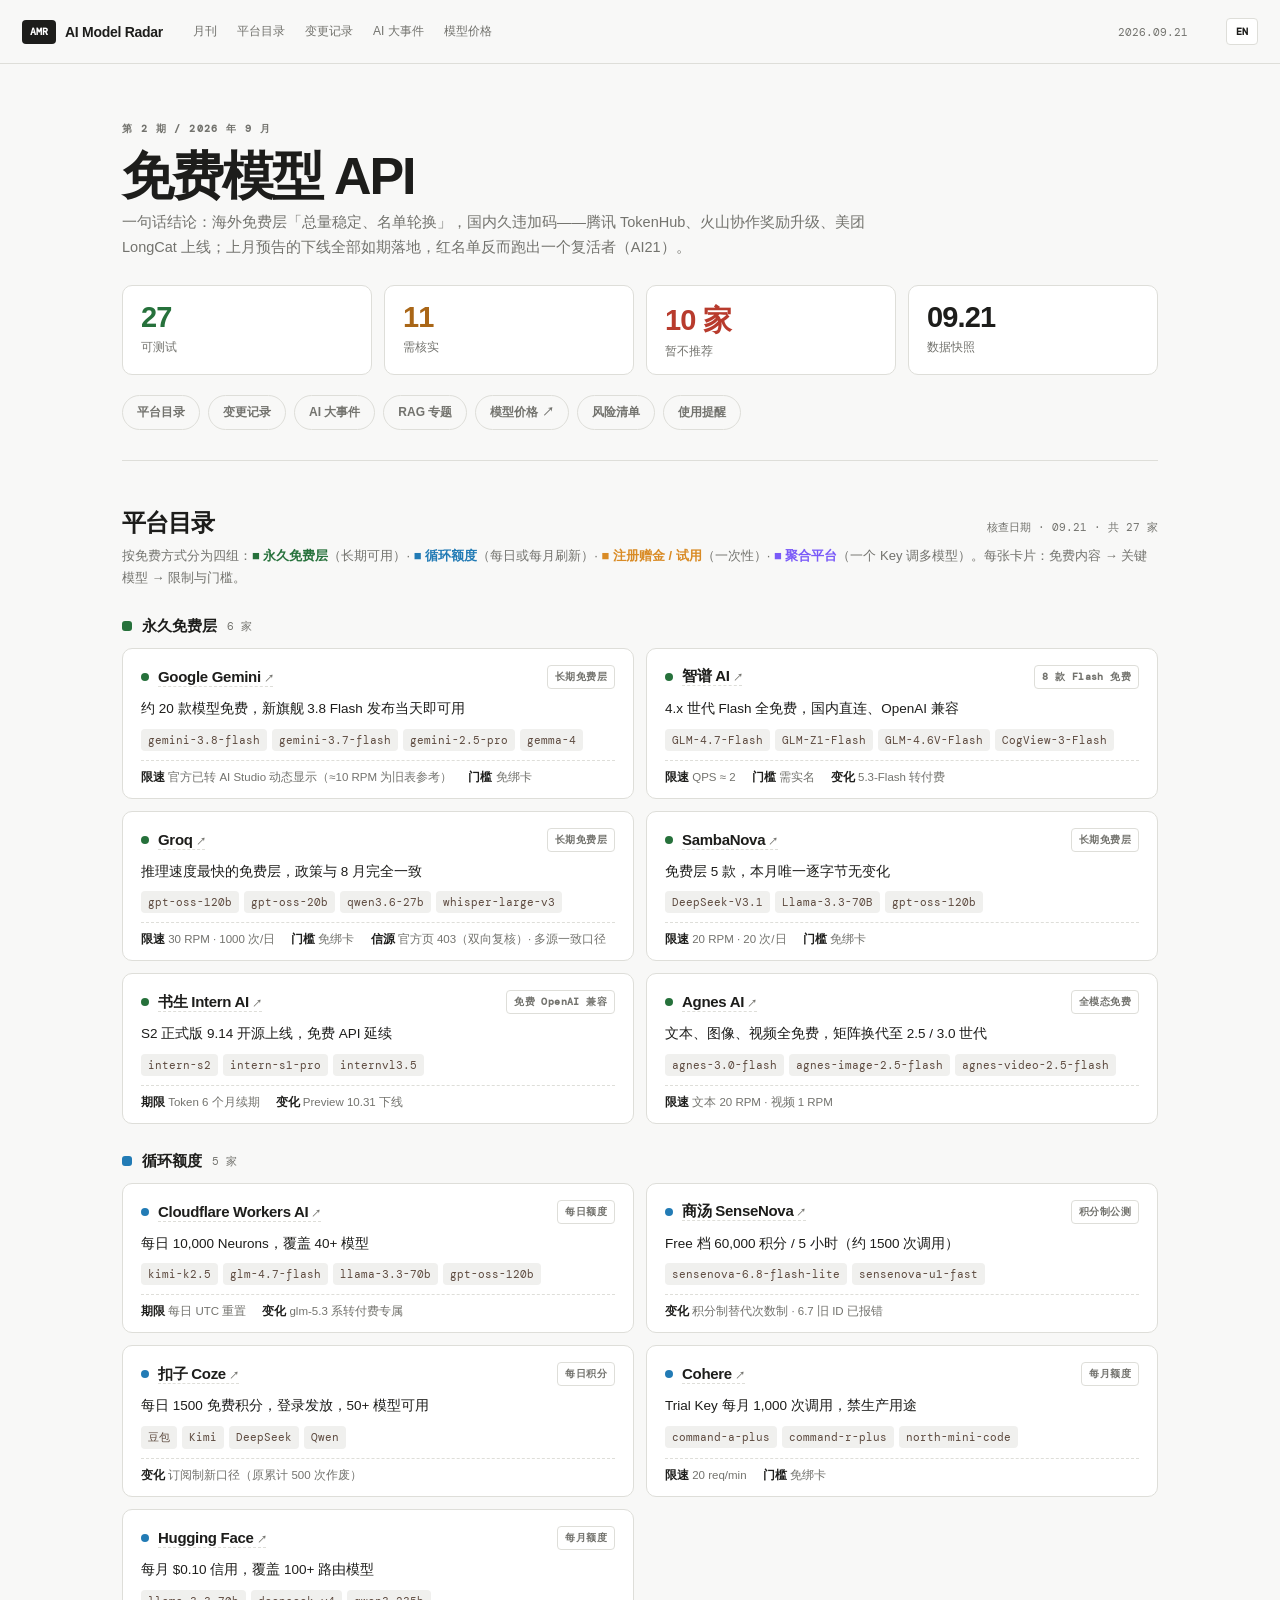
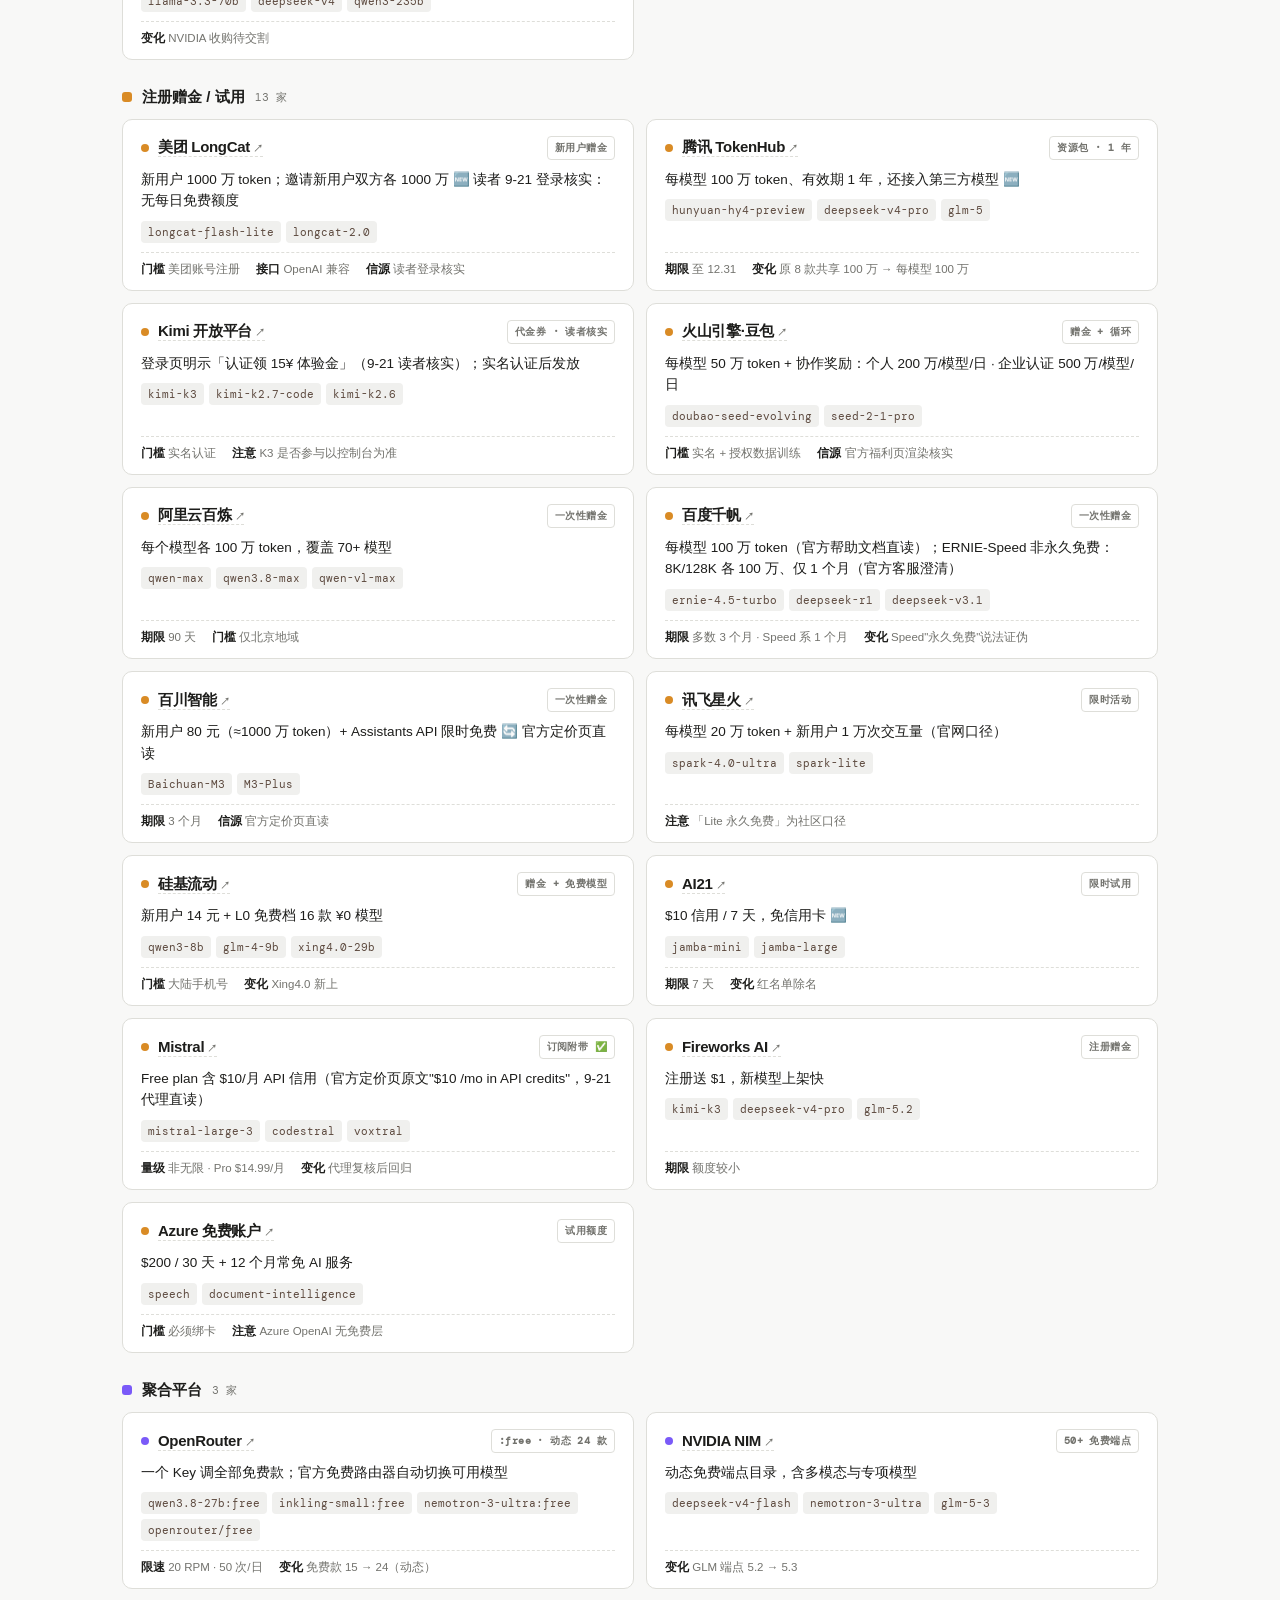
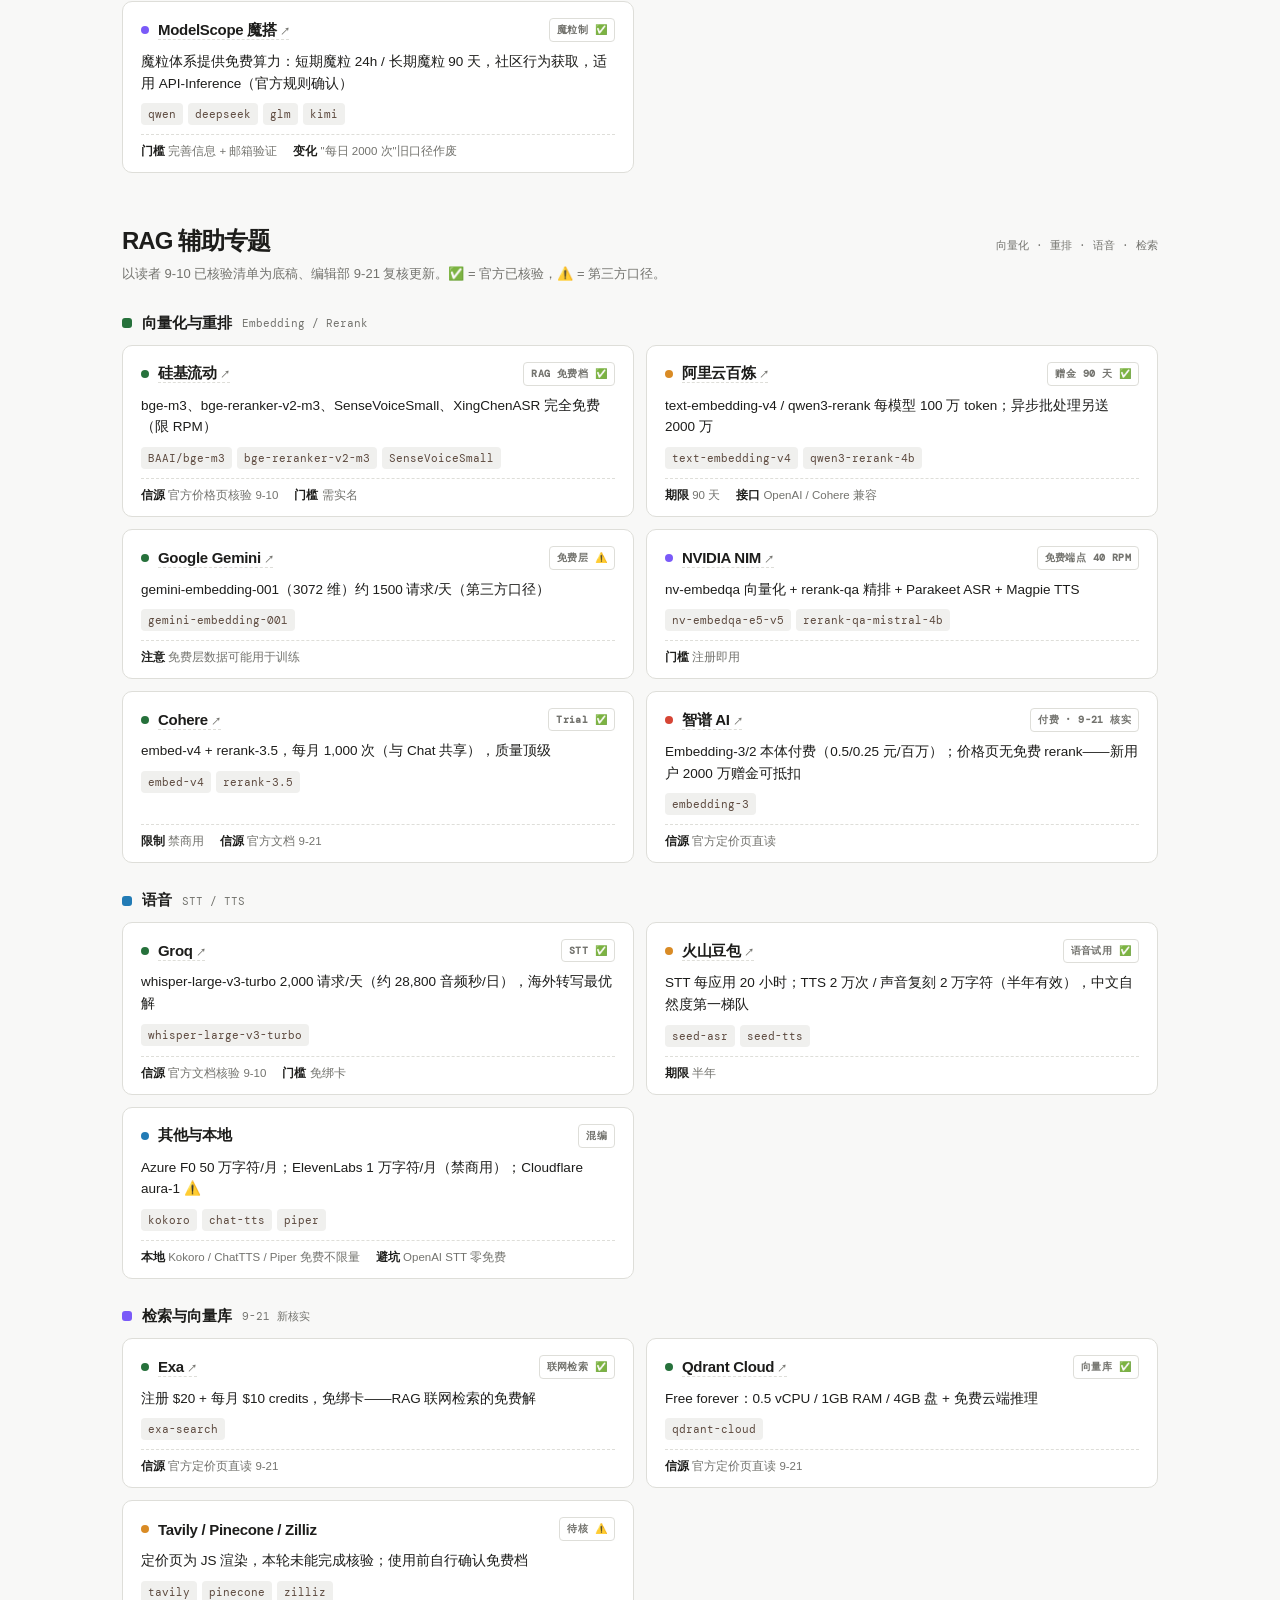
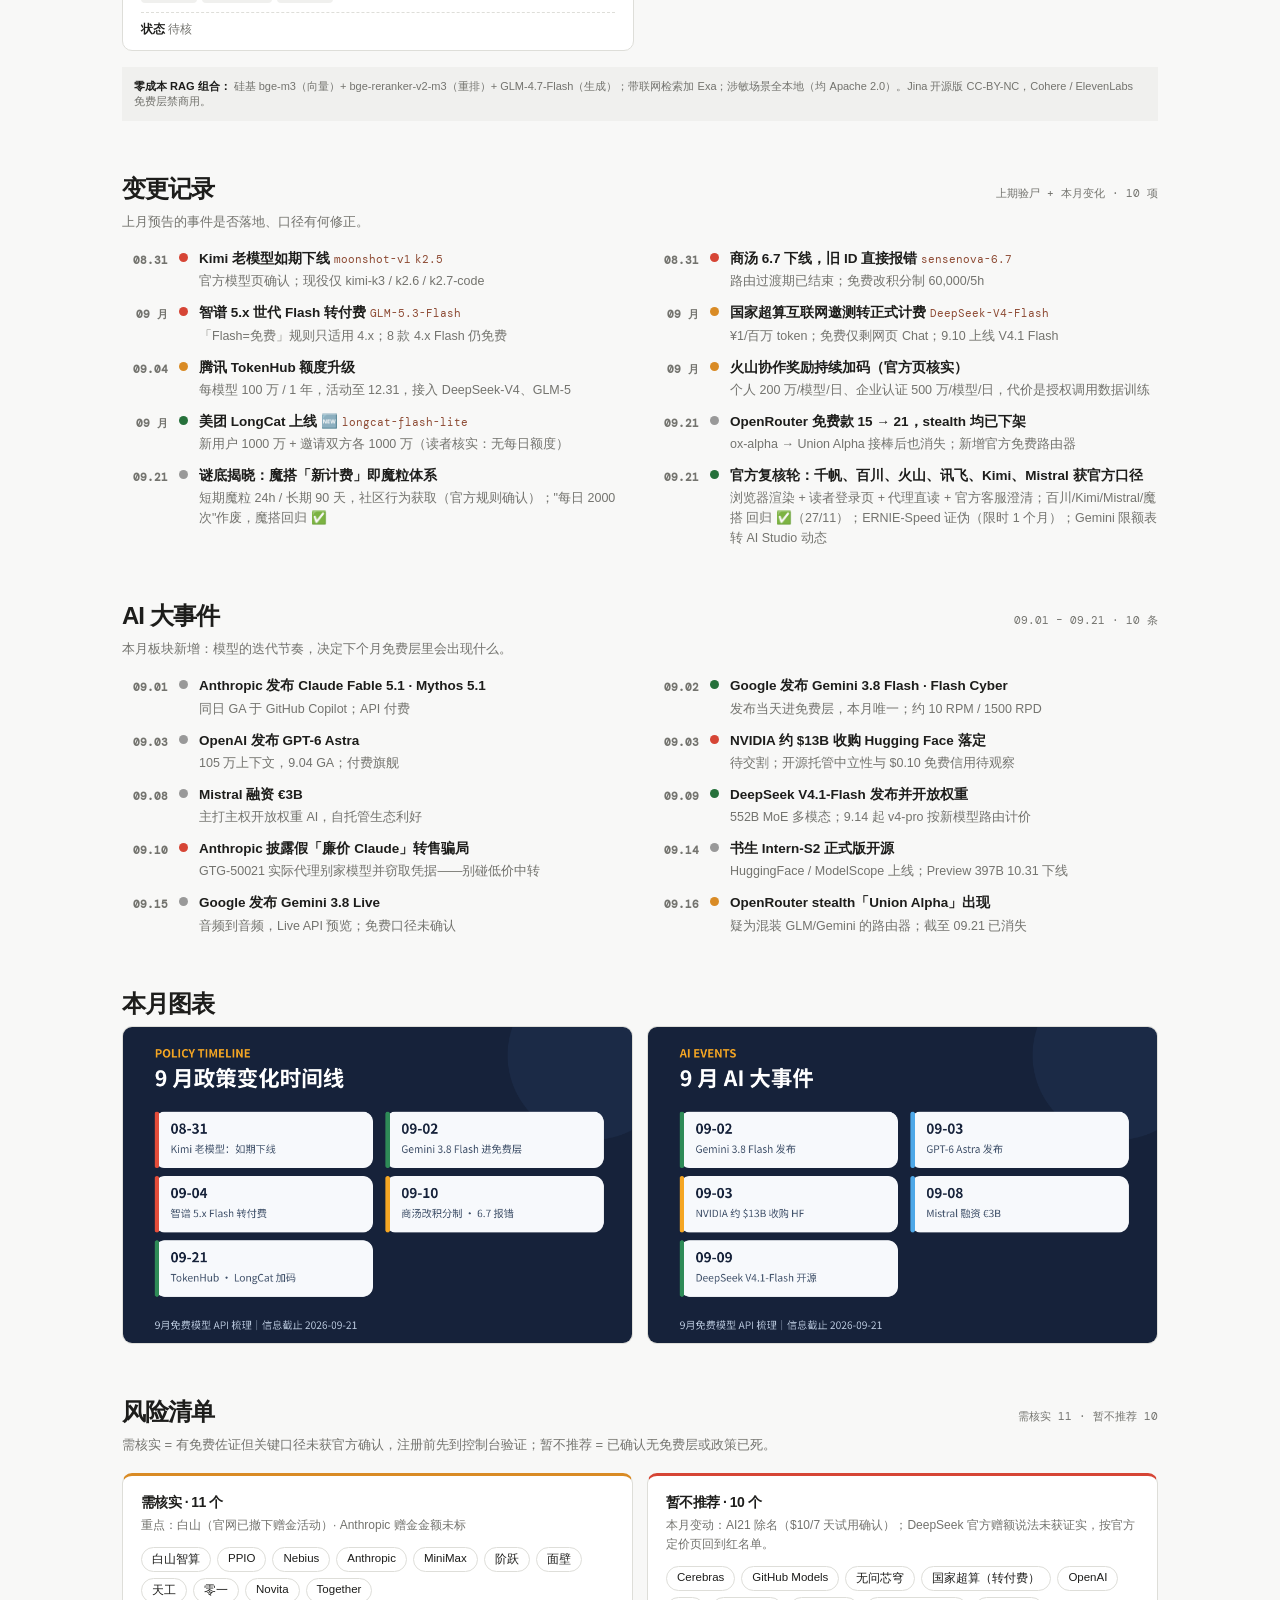
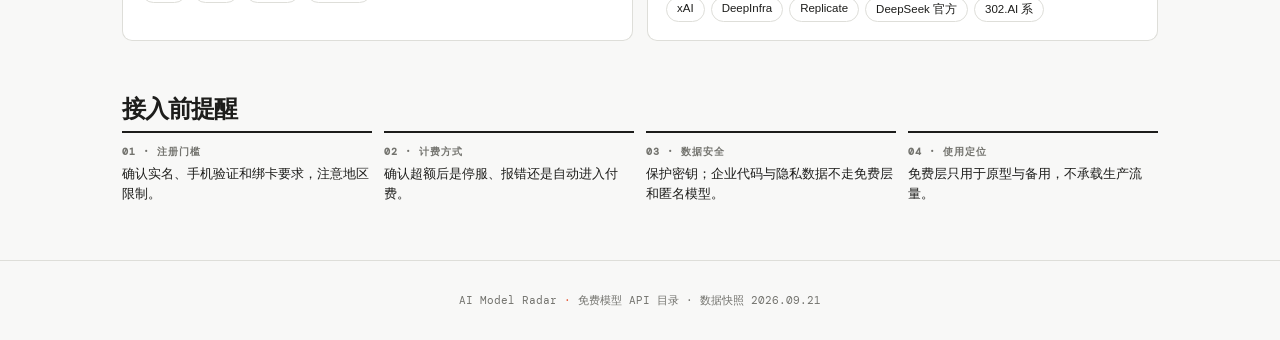
<file: issues/2026-09.html>
<!doctype html><html lang="zh-CN"><head><meta charset="utf-8"><meta name="viewport" content="width=device-width,initial-scale=1"><title>2026 年 9 月 · AI Model Radar</title><meta name="description" content="9 月免费大模型 API 目录：27 个可测试 · 11 个需核实 · 10 个暂不推荐，附本月 AI 大事件"><link rel="stylesheet" href="../styles.css"></head><body><header class="site-header"><a class="wordmark" href="../index.html"><span class="logo">AMR</span><span>AI Model Radar</span></a><nav class="nav"><a href="../index.html">月刊</a><a href="#directory">平台目录</a><a href="#update">变更记录</a><a href="#events">AI 大事件</a><a href="../pricing.html">模型价格</a></nav><span class="date-chip">2026.09.21</span></header><main class="shell issue-shell">

<section class="amr-hero">
<span class="overline">第 2 期 / 2026 年 9 月</span>
<h1>免费模型 API</h1>
<p class="amr-hero-lead">一句话结论：海外免费层「总量稳定、名单轮换」，国内久违加码——腾讯 TokenHub、火山协作奖励升级、美团 LongCat 上线；上月预告的下线全部如期落地，红名单反而跑出一个复活者（AI21）。</p>
<div class="amr-stats">
<div class="amr-stat ok"><b>27</b><span>可测试</span></div>
<div class="amr-stat warn"><b>11</b><span>需核实</span></div>
<div class="amr-stat bad"><b>10</b><span>暂不推荐</span></div>
<div class="amr-stat"><b>09.21</b><span>数据快照</span></div>
</div>
<div class="amr-jump"><a href="#directory">平台目录</a><a href="#update">变更记录</a><a href="#events">AI 大事件</a><a href="#rag">RAG 专题</a><a href="../pricing.html">模型价格 ↗</a><a href="#risk">风险清单</a><a href="#safety">使用提醒</a></div>
</section>

<section id="directory" class="amr-section">
<div class="amr-sec-head"><h2>平台目录</h2><span class="count-label">核查日期 · 09.21 · 共 27 家</span></div>
<p class="amr-sec-sub">按免费方式分为四组：<b style="color:#26713b">■ 永久免费层</b>（长期可用）· <b style="color:#227bb5">■ 循环额度</b>（每日或每月刷新）· <b style="color:#d98b25">■ 注册赠金 / 试用</b>（一次性）· <b style="color:#7a5af8">■ 聚合平台</b>（一个 Key 调多模型）。每张卡片：免费内容 → 关键模型 → 限制与门槛。</p>

<div class="amr-group g-free"><i></i><b>永久免费层</b><span>6 家</span></div>
<div class="amr-cards">
<div class="amr-card"><div class="amr-card-top"><span class="amr-dot dot-green"></span><b><a href="https://ai.google.dev/pricing" target="_blank" rel="noopener">Google Gemini</a></b><span class="amr-way">长期免费层</span></div><div class="amr-free">约 20 款模型免费，新旗舰 3.8 Flash 发布当天即可用</div><div class="amr-chips"><code>gemini-3.8-flash</code><code>gemini-3.7-flash</code><code>gemini-2.5-pro</code><code>gemma-4</code></div><div class="amr-meta"><span><b>限速</b> 官方已转 AI Studio 动态显示（≈10 RPM 为旧表参考）</span><span><b>门槛</b> 免绑卡</span></div></div>
<div class="amr-card"><div class="amr-card-top"><span class="amr-dot dot-green"></span><b><a href="https://docs.bigmodel.cn/cn/guide/start/pricing" target="_blank" rel="noopener">智谱 AI</a></b><span class="amr-way">8 款 Flash 免费</span></div><div class="amr-free">4.x 世代 Flash 全免费，国内直连、OpenAI 兼容</div><div class="amr-chips"><code>GLM-4.7-Flash</code><code>GLM-Z1-Flash</code><code>GLM-4.6V-Flash</code><code>CogView-3-Flash</code></div><div class="amr-meta"><span><b>限速</b> QPS ≈ 2</span><span><b>门槛</b> 需实名</span><span><b>变化</b> 5.3-Flash 转付费</span></div></div>
<div class="amr-card"><div class="amr-card-top"><span class="amr-dot dot-green"></span><b><a href="https://console.groq.com/docs/rate-limits" target="_blank" rel="noopener">Groq</a></b><span class="amr-way">长期免费层</span></div><div class="amr-free">推理速度最快的免费层，政策与 8 月完全一致</div><div class="amr-chips"><code>gpt-oss-120b</code><code>gpt-oss-20b</code><code>qwen3.6-27b</code><code>whisper-large-v3</code></div><div class="amr-meta"><span><b>限速</b> 30 RPM · 1000 次/日</span><span><b>门槛</b> 免绑卡</span><span><b>信源</b> 官方页 403（双向复核）· 多源一致口径</span></div></div>
<div class="amr-card"><div class="amr-card-top"><span class="amr-dot dot-green"></span><b><a href="https://docs.sambanova.ai/docs/en/models/rate-limits" target="_blank" rel="noopener">SambaNova</a></b><span class="amr-way">长期免费层</span></div><div class="amr-free">免费层 5 款，本月唯一逐字节无变化</div><div class="amr-chips"><code>DeepSeek-V3.1</code><code>Llama-3.3-70B</code><code>gpt-oss-120b</code></div><div class="amr-meta"><span><b>限速</b> 20 RPM · 20 次/日</span><span><b>门槛</b> 免绑卡</span></div></div>
<div class="amr-card"><div class="amr-card-top"><span class="amr-dot dot-green"></span><b><a href="https://internlm.intern-ai.org.cn/doc/docs/%E6%A8%A1%E5%9E%8B%E5%88%97%E8%A1%A8/" target="_blank" rel="noopener">书生 Intern AI</a></b><span class="amr-way">免费 OpenAI 兼容</span></div><div class="amr-free">S2 正式版 9.14 开源上线，免费 API 延续</div><div class="amr-chips"><code>intern-s2</code><code>intern-s1-pro</code><code>internvl3.5</code></div><div class="amr-meta"><span><b>期限</b> Token 6 个月续期</span><span><b>变化</b> Preview 10.31 下线</span></div></div>
<div class="amr-card"><div class="amr-card-top"><span class="amr-dot dot-green"></span><b><a href="https://wiki.agnes-ai.com/en/docs/pricing" target="_blank" rel="noopener">Agnes AI</a></b><span class="amr-way">全模态免费</span></div><div class="amr-free">文本、图像、视频全免费，矩阵换代至 2.5 / 3.0 世代</div><div class="amr-chips"><code>agnes-3.0-flash</code><code>agnes-image-2.5-flash</code><code>agnes-video-2.5-flash</code></div><div class="amr-meta"><span><b>限速</b> 文本 20 RPM · 视频 1 RPM</span></div></div>
</div>

<div class="amr-group g-roll"><i></i><b>循环额度</b><span>5 家</span></div>
<div class="amr-cards">
<div class="amr-card"><div class="amr-card-top"><span class="amr-dot dot-blue"></span><b><a href="https://developers.cloudflare.com/workers-ai/platform/pricing/" target="_blank" rel="noopener">Cloudflare Workers AI</a></b><span class="amr-way">每日额度</span></div><div class="amr-free">每日 10,000 Neurons，覆盖 40+ 模型</div><div class="amr-chips"><code>kimi-k2.5</code><code>glm-4.7-flash</code><code>llama-3.3-70b</code><code>gpt-oss-120b</code></div><div class="amr-meta"><span><b>期限</b> 每日 UTC 重置</span><span><b>变化</b> glm-5.3 系转付费专属</span></div></div>
<div class="amr-card"><div class="amr-card-top"><span class="amr-dot dot-blue"></span><b><a href="https://www.sensenova.cn/token-plan" target="_blank" rel="noopener">商汤 SenseNova</a></b><span class="amr-way">积分制公测</span></div><div class="amr-free">Free 档 60,000 积分 / 5 小时（约 1500 次调用）</div><div class="amr-chips"><code>sensenova-6.8-flash-lite</code><code>sensenova-u1-fast</code></div><div class="amr-meta"><span><b>变化</b> 积分制替代次数制 · 6.7 旧 ID 已报错</span></div></div>
<div class="amr-card"><div class="amr-card-top"><span class="amr-dot dot-blue"></span><b><a href="https://docs.coze.cn" target="_blank" rel="noopener">扣子 Coze</a></b><span class="amr-way">每日积分</span></div><div class="amr-free">每日 1500 免费积分，登录发放，50+ 模型可用</div><div class="amr-chips"><code>豆包</code><code>Kimi</code><code>DeepSeek</code><code>Qwen</code></div><div class="amr-meta"><span><b>变化</b> 订阅制新口径（原累计 500 次作废）</span></div></div>
<div class="amr-card"><div class="amr-card-top"><span class="amr-dot dot-blue"></span><b><a href="https://docs.cohere.com/docs/rate-limits" target="_blank" rel="noopener">Cohere</a></b><span class="amr-way">每月额度</span></div><div class="amr-free">Trial Key 每月 1,000 次调用，禁生产用途</div><div class="amr-chips"><code>command-a-plus</code><code>command-r-plus</code><code>north-mini-code</code></div><div class="amr-meta"><span><b>限速</b> 20 req/min</span><span><b>门槛</b> 免绑卡</span></div></div>
<div class="amr-card"><div class="amr-card-top"><span class="amr-dot dot-blue"></span><b><a href="https://huggingface.co/pricing" target="_blank" rel="noopener">Hugging Face</a></b><span class="amr-way">每月额度</span></div><div class="amr-free">每月 $0.10 信用，覆盖 100+ 路由模型</div><div class="amr-chips"><code>llama-3.3-70b</code><code>deepseek-v4</code><code>qwen3-235b</code></div><div class="amr-meta"><span><b>变化</b> NVIDIA 收购待交割</span></div></div>
</div>

<div class="amr-group g-credit"><i></i><b>注册赠金 / 试用</b><span>13 家</span></div>
<div class="amr-cards">
<div class="amr-card"><div class="amr-card-top"><span class="amr-dot dot-amber"></span><b><a href="https://longcat.chat/platform/" target="_blank" rel="noopener">美团 LongCat</a></b><span class="amr-way">新用户赠金</span></div><div class="amr-free">新用户 1000 万 token；邀请新用户双方各 1000 万 🆕 读者 9-21 登录核实：无每日免费额度</div><div class="amr-chips"><code>longcat-flash-lite</code><code>longcat-2.0</code></div><div class="amr-meta"><span><b>门槛</b> 美团账号注册</span><span><b>接口</b> OpenAI 兼容</span><span><b>信源</b> 读者登录核实</span></div></div>
<div class="amr-card"><div class="amr-card-top"><span class="amr-dot dot-amber"></span><b><a href="https://cloud.tencent.com/document/product/1823/130053" target="_blank" rel="noopener">腾讯 TokenHub</a></b><span class="amr-way">资源包 · 1 年</span></div><div class="amr-free">每模型 100 万 token、有效期 1 年，还接入第三方模型 🆕</div><div class="amr-chips"><code>hunyuan-hy4-preview</code><code>deepseek-v4-pro</code><code>glm-5</code></div><div class="amr-meta"><span><b>期限</b> 至 12.31</span><span><b>变化</b> 原 8 款共享 100 万 → 每模型 100 万</span></div></div>
<div class="amr-card"><div class="amr-card-top"><span class="amr-dot dot-amber"></span><b><a href="https://platform.kimi.com/pricing" target="_blank" rel="noopener">Kimi 开放平台</a></b><span class="amr-way">代金券 · 读者核实</span></div><div class="amr-free">登录页明示「认证领 15¥ 体验金」（9-21 读者核实）；实名认证后发放</div><div class="amr-chips"><code>kimi-k3</code><code>kimi-k2.7-code</code><code>kimi-k2.6</code></div><div class="amr-meta"><span><b>门槛</b> 实名认证</span><span><b>注意</b> K3 是否参与以控制台为准</span></div></div>
<div class="amr-card"><div class="amr-card-top"><span class="amr-dot dot-amber"></span><b><a href="https://www.volcengine.com/docs/87301/2106521" target="_blank" rel="noopener">火山引擎·豆包</a></b><span class="amr-way">赠金 + 循环</span></div><div class="amr-free">每模型 50 万 token + 协作奖励：个人 200 万/模型/日 · 企业认证 500 万/模型/日</div><div class="amr-chips"><code>doubao-seed-evolving</code><code>seed-2-1-pro</code></div><div class="amr-meta"><span><b>门槛</b> 实名 + 授权数据训练</span><span><b>信源</b> 官方福利页渲染核实</span></div></div>
<div class="amr-card"><div class="amr-card-top"><span class="amr-dot dot-amber"></span><b><a href="https://help.aliyun.com/zh/model-studio/new-free-quota" target="_blank" rel="noopener">阿里云百炼</a></b><span class="amr-way">一次性赠金</span></div><div class="amr-free">每个模型各 100 万 token，覆盖 70+ 模型</div><div class="amr-chips"><code>qwen-max</code><code>qwen3.8-max</code><code>qwen-vl-max</code></div><div class="amr-meta"><span><b>期限</b> 90 天</span><span><b>门槛</b> 仅北京地域</span></div></div>
<div class="amr-card"><div class="amr-card-top"><span class="amr-dot dot-amber"></span><b><a href="https://ai.baidu.com/ai-doc/WENXINWORKSHOP/3mh3fw81w" target="_blank" rel="noopener">百度千帆</a></b><span class="amr-way">一次性赠金</span></div><div class="amr-free">每模型 100 万 token（官方帮助文档直读）；ERNIE-Speed 非永久免费：8K/128K 各 100 万、仅 1 个月（官方客服澄清）</div><div class="amr-chips"><code>ernie-4.5-turbo</code><code>deepseek-r1</code><code>deepseek-v3.1</code></div><div class="amr-meta"><span><b>期限</b> 多数 3 个月 · Speed 系 1 个月</span><span><b>变化</b> Speed"永久免费"说法证伪</span></div></div>
<div class="amr-card"><div class="amr-card-top"><span class="amr-dot dot-amber"></span><b><a href="https://platform.baichuan-ai.com/prices" target="_blank" rel="noopener">百川智能</a></b><span class="amr-way">一次性赠金</span></div><div class="amr-free">新用户 80 元（≈1000 万 token）+ Assistants API 限时免费 🔄 官方定价页直读</div><div class="amr-chips"><code>Baichuan-M3</code><code>M3-Plus</code></div><div class="amr-meta"><span><b>期限</b> 3 个月</span><span><b>信源</b> 官方定价页直读</span></div></div>
<div class="amr-card"><div class="amr-card-top"><span class="amr-dot dot-amber"></span><b><a href="https://www.xfyun.cn/prices" target="_blank" rel="noopener">讯飞星火</a></b><span class="amr-way">限时活动</span></div><div class="amr-free">每模型 20 万 token + 新用户 1 万次交互量（官网口径）</div><div class="amr-chips"><code>spark-4.0-ultra</code><code>spark-lite</code></div><div class="amr-meta"><span><b>注意</b> 「Lite 永久免费」为社区口径</span></div></div>
<div class="amr-card"><div class="amr-card-top"><span class="amr-dot dot-amber"></span><b><a href="https://siliconflow.cn/models" target="_blank" rel="noopener">硅基流动</a></b><span class="amr-way">赠金 + 免费模型</span></div><div class="amr-free">新用户 14 元 + L0 免费档 16 款 ¥0 模型</div><div class="amr-chips"><code>qwen3-8b</code><code>glm-4-9b</code><code>xing4.0-29b</code></div><div class="amr-meta"><span><b>门槛</b> 大陆手机号</span><span><b>变化</b> Xing4.0 新上</span></div></div>
<div class="amr-card"><div class="amr-card-top"><span class="amr-dot dot-amber"></span><b><a href="https://ai21.com/pricing" target="_blank" rel="noopener">AI21</a></b><span class="amr-way">限时试用</span></div><div class="amr-free">$10 信用 / 7 天，免信用卡 🆕</div><div class="amr-chips"><code>jamba-mini</code><code>jamba-large</code></div><div class="amr-meta"><span><b>期限</b> 7 天</span><span><b>变化</b> 红名单除名</span></div></div>
<div class="amr-card"><div class="amr-card-top"><span class="amr-dot dot-amber"></span><b><a href="https://mistral.ai/pricing" target="_blank" rel="noopener">Mistral</a></b><span class="amr-way">订阅附带 ✅</span></div><div class="amr-free">Free plan 含 $10/月 API 信用（官方定价页原文"$10 /mo in API credits"，9-21 代理直读）</div><div class="amr-chips"><code>mistral-large-3</code><code>codestral</code><code>voxtral</code></div><div class="amr-meta"><span><b>量级</b> 非无限 · Pro $14.99/月</span><span><b>变化</b> 代理复核后回归</span></div></div>
<div class="amr-card"><div class="amr-card-top"><span class="amr-dot dot-amber"></span><b><a href="https://fireworks.ai/pricing" target="_blank" rel="noopener">Fireworks AI</a></b><span class="amr-way">注册赠金</span></div><div class="amr-free">注册送 $1，新模型上架快</div><div class="amr-chips"><code>kimi-k3</code><code>deepseek-v4-pro</code><code>glm-5.2</code></div><div class="amr-meta"><span><b>期限</b> 额度较小</span></div></div>
<div class="amr-card"><div class="amr-card-top"><span class="amr-dot dot-amber"></span><b><a href="https://azure.microsoft.com/en-us/free/" target="_blank" rel="noopener">Azure 免费账户</a></b><span class="amr-way">试用额度</span></div><div class="amr-free">$200 / 30 天 + 12 个月常免 AI 服务</div><div class="amr-chips"><code>speech</code><code>document-intelligence</code></div><div class="amr-meta"><span><b>门槛</b> 必须绑卡</span><span><b>注意</b> Azure OpenAI 无免费层</span></div></div>
</div>

<div class="amr-group g-agg"><i></i><b>聚合平台</b><span>3 家</span></div>
<div class="amr-cards">
<div class="amr-card"><div class="amr-card-top"><span class="amr-dot dot-violet"></span><b><a href="https://openrouter.ai/models?max_price=0" target="_blank" rel="noopener">OpenRouter</a></b><span class="amr-way">:free · 动态 24 款</span></div><div class="amr-free">一个 Key 调全部免费款；官方免费路由器自动切换可用模型</div><div class="amr-chips"><code>qwen3.8-27b:free</code><code>inkling-small:free</code><code>nemotron-3-ultra:free</code><code>openrouter/free</code></div><div class="amr-meta"><span><b>限速</b> 20 RPM · 50 次/日</span><span><b>变化</b> 免费款 15 → 24（动态）</span></div></div>
<div class="amr-card"><div class="amr-card-top"><span class="amr-dot dot-violet"></span><b><a href="https://build.nvidia.com/models" target="_blank" rel="noopener">NVIDIA NIM</a></b><span class="amr-way">50+ 免费端点</span></div><div class="amr-free">动态免费端点目录，含多模态与专项模型</div><div class="amr-chips"><code>deepseek-v4-flash</code><code>nemotron-3-ultra</code><code>glm-5-3</code></div><div class="amr-meta"><span><b>变化</b> GLM 端点 5.2 → 5.3</span></div></div>
<div class="amr-card"><div class="amr-card-top"><span class="amr-dot dot-violet"></span><b><a href="https://www.modelscope.cn/docs/model-service/API-Inference/limits" target="_blank" rel="noopener">ModelScope 魔搭</a></b><span class="amr-way">魔粒制 ✅</span></div><div class="amr-free">魔粒体系提供免费算力：短期魔粒 24h / 长期魔粒 90 天，社区行为获取，适用 API-Inference（官方规则确认）</div><div class="amr-chips"><code>qwen</code><code>deepseek</code><code>glm</code><code>kimi</code></div><div class="amr-meta"><span><b>门槛</b> 完善信息 + 邮箱验证</span><span><b>变化</b> "每日 2000 次"旧口径作废</span></div></div>
</div>
</section>

<section id="rag" class="amr-section">
<div class="amr-sec-head"><h2>RAG 辅助专题</h2><span class="count-label">向量化 · 重排 · 语音 · 检索</span></div>
<p class="amr-sec-sub">以读者 9-10 已核验清单为底稿、编辑部 9-21 复核更新。✅ = 官方已核验，⚠️ = 第三方口径。</p>
<div class="amr-group g-free"><i></i><b>向量化与重排</b><span>Embedding / Rerank</span></div>
<div class="amr-cards">
<div class="amr-card"><div class="amr-card-top"><span class="amr-dot dot-green"></span><b><a href="https://siliconflow.cn/models" target="_blank" rel="noopener">硅基流动</a></b><span class="amr-way">RAG 免费档 ✅</span></div><div class="amr-free">bge-m3、bge-reranker-v2-m3、SenseVoiceSmall、XingChenASR 完全免费（限 RPM）</div><div class="amr-chips"><code>BAAI/bge-m3</code><code>bge-reranker-v2-m3</code><code>SenseVoiceSmall</code></div><div class="amr-meta"><span><b>信源</b> 官方价格页核验 9-10</span><span><b>门槛</b> 需实名</span></div></div>
<div class="amr-card"><div class="amr-card-top"><span class="amr-dot dot-amber"></span><b><a href="https://help.aliyun.com/zh/model-studio/new-free-quota" target="_blank" rel="noopener">阿里云百炼</a></b><span class="amr-way">赠金 90 天 ✅</span></div><div class="amr-free">text-embedding-v4 / qwen3-rerank 每模型 100 万 token；异步批处理另送 2000 万</div><div class="amr-chips"><code>text-embedding-v4</code><code>qwen3-rerank-4b</code></div><div class="amr-meta"><span><b>期限</b> 90 天</span><span><b>接口</b> OpenAI / Cohere 兼容</span></div></div>
<div class="amr-card"><div class="amr-card-top"><span class="amr-dot dot-green"></span><b><a href="https://ai.google.dev/pricing" target="_blank" rel="noopener">Google Gemini</a></b><span class="amr-way">免费层 ⚠️</span></div><div class="amr-free">gemini-embedding-001（3072 维）约 1500 请求/天（第三方口径）</div><div class="amr-chips"><code>gemini-embedding-001</code></div><div class="amr-meta"><span><b>注意</b> 免费层数据可能用于训练</span></div></div>
<div class="amr-card"><div class="amr-card-top"><span class="amr-dot dot-violet"></span><b><a href="https://build.nvidia.com/models" target="_blank" rel="noopener">NVIDIA NIM</a></b><span class="amr-way">免费端点 40 RPM</span></div><div class="amr-free">nv-embedqa 向量化 + rerank-qa 精排 + Parakeet ASR + Magpie TTS</div><div class="amr-chips"><code>nv-embedqa-e5-v5</code><code>rerank-qa-mistral-4b</code></div><div class="amr-meta"><span><b>门槛</b> 注册即用</span></div></div>
<div class="amr-card"><div class="amr-card-top"><span class="amr-dot dot-green"></span><b><a href="https://docs.cohere.com/docs/rate-limits" target="_blank" rel="noopener">Cohere</a></b><span class="amr-way">Trial ✅</span></div><div class="amr-free">embed-v4 + rerank-3.5，每月 1,000 次（与 Chat 共享），质量顶级</div><div class="amr-chips"><code>embed-v4</code><code>rerank-3.5</code></div><div class="amr-meta"><span><b>限制</b> 禁商用</span><span><b>信源</b> 官方文档 9-21</span></div></div>
<div class="amr-card"><div class="amr-card-top"><span class="amr-dot dot-red"></span><b><a href="https://docs.bigmodel.cn/cn/guide/start/pricing" target="_blank" rel="noopener">智谱 AI</a></b><span class="amr-way">付费 · 9-21 核实</span></div><div class="amr-free">Embedding-3/2 本体付费（0.5/0.25 元/百万）；价格页无免费 rerank——新用户 2000 万赠金可抵扣</div><div class="amr-chips"><code>embedding-3</code></div><div class="amr-meta"><span><b>信源</b> 官方定价页直读</span></div></div>
</div>
<div class="amr-group g-roll"><i></i><b>语音</b><span>STT / TTS</span></div>
<div class="amr-cards">
<div class="amr-card"><div class="amr-card-top"><span class="amr-dot dot-green"></span><b><a href="https://console.groq.com/docs/rate-limits" target="_blank" rel="noopener">Groq</a></b><span class="amr-way">STT ✅</span></div><div class="amr-free">whisper-large-v3-turbo 2,000 请求/天（约 28,800 音频秒/日），海外转写最优解</div><div class="amr-chips"><code>whisper-large-v3-turbo</code></div><div class="amr-meta"><span><b>信源</b> 官方文档核验 9-10</span><span><b>门槛</b> 免绑卡</span></div></div>
<div class="amr-card"><div class="amr-card-top"><span class="amr-dot dot-amber"></span><b><a href="https://www.volcengine.com/docs/87301/2106521" target="_blank" rel="noopener">火山豆包</a></b><span class="amr-way">语音试用 ✅</span></div><div class="amr-free">STT 每应用 20 小时；TTS 2 万次 / 声音复刻 2 万字符（半年有效），中文自然度第一梯队</div><div class="amr-chips"><code>seed-asr</code><code>seed-tts</code></div><div class="amr-meta"><span><b>期限</b> 半年</span></div></div>
<div class="amr-card"><div class="amr-card-top"><span class="amr-dot dot-blue"></span><b>其他与本地</b><span class="amr-way">混编</span></div><div class="amr-free">Azure F0 50 万字符/月；ElevenLabs 1 万字符/月（禁商用）；Cloudflare aura-1 ⚠️</div><div class="amr-chips"><code>kokoro</code><code>chat-tts</code><code>piper</code></div><div class="amr-meta"><span><b>本地</b> Kokoro / ChatTTS / Piper 免费不限量</span><span><b>避坑</b> OpenAI STT 零免费</span></div></div>
</div>
<div class="amr-group g-agg"><i></i><b>检索与向量库</b><span>9-21 新核实</span></div>
<div class="amr-cards">
<div class="amr-card"><div class="amr-card-top"><span class="amr-dot dot-green"></span><b><a href="https://exa.ai/pricing" target="_blank" rel="noopener">Exa</a></b><span class="amr-way">联网检索 ✅</span></div><div class="amr-free">注册 $20 + 每月 $10 credits，免绑卡——RAG 联网检索的免费解</div><div class="amr-chips"><code>exa-search</code></div><div class="amr-meta"><span><b>信源</b> 官方定价页直读 9-21</span></div></div>
<div class="amr-card"><div class="amr-card-top"><span class="amr-dot dot-green"></span><b><a href="https://qdrant.tech/pricing/" target="_blank" rel="noopener">Qdrant Cloud</a></b><span class="amr-way">向量库 ✅</span></div><div class="amr-free">Free forever：0.5 vCPU / 1GB RAM / 4GB 盘 + 免费云端推理</div><div class="amr-chips"><code>qdrant-cloud</code></div><div class="amr-meta"><span><b>信源</b> 官方定价页直读 9-21</span></div></div>
<div class="amr-card"><div class="amr-card-top"><span class="amr-dot dot-amber"></span><b>Tavily / Pinecone / Zilliz</b><span class="amr-way">待核 ⚠️</span></div><div class="amr-free">定价页为 JS 渲染，本轮未能完成核验；使用前自行确认免费档</div><div class="amr-chips"><code>tavily</code><code>pinecone</code><code>zilliz</code></div><div class="amr-meta"><span><b>状态</b> 待核</span></div></div>
</div>
<div class="special-row"><b>零成本 RAG 组合：</b> 硅基 bge-m3（向量）+ bge-reranker-v2-m3（重排）+ GLM-4.7-Flash（生成）；带联网检索加 Exa；涉敏场景全本地（均 Apache 2.0）。Jina 开源版 CC-BY-NC，Cohere / ElevenLabs 免费层禁商用。</div>
</section>

<section id="update" class="amr-section">
<div class="amr-sec-head"><h2>变更记录</h2><span class="count-label">上期验尸 + 本月变化 · 10 项</span></div>
<p class="amr-sec-sub">上月预告的事件是否落地、口径有何修正。</p>
<div class="tl">
<div class="tl-item"><span class="tl-date">08.31</span><div class="tl-rail"><i class="dot-red"></i></div><div class="tl-body"><b>Kimi 老模型如期下线 <code>moonshot-v1</code> <code>k2.5</code></b><span>官方模型页确认；现役仅 kimi-k3 / k2.6 / k2.7-code</span></div></div>
<div class="tl-item"><span class="tl-date">08.31</span><div class="tl-rail"><i class="dot-red"></i></div><div class="tl-body"><b>商汤 6.7 下线，旧 ID 直接报错 <code>sensenova-6.7</code></b><span>路由过渡期已结束；免费改积分制 60,000/5h</span></div></div>
<div class="tl-item"><span class="tl-date">09 月</span><div class="tl-rail"><i class="dot-red"></i></div><div class="tl-body"><b>智谱 5.x 世代 Flash 转付费 <code>GLM-5.3-Flash</code></b><span>「Flash=免费」规则只适用 4.x；8 款 4.x Flash 仍免费</span></div></div>
<div class="tl-item"><span class="tl-date">09 月</span><div class="tl-rail"><i class="dot-amber"></i></div><div class="tl-body"><b>国家超算互联网邀测转正式计费 <code>DeepSeek-V4-Flash</code></b><span>¥1/百万 token；免费仅剩网页 Chat；9.10 上线 V4.1 Flash</span></div></div>
<div class="tl-item"><span class="tl-date">09.04</span><div class="tl-rail"><i class="dot-amber"></i></div><div class="tl-body"><b>腾讯 TokenHub 额度升级</b><span>每模型 100 万 / 1 年，活动至 12.31，接入 DeepSeek-V4、GLM-5</span></div></div>
<div class="tl-item"><span class="tl-date">09 月</span><div class="tl-rail"><i class="dot-amber"></i></div><div class="tl-body"><b>火山协作奖励持续加码（官方页核实）</b><span>个人 200 万/模型/日、企业认证 500 万/模型/日，代价是授权调用数据训练</span></div></div>
<div class="tl-item"><span class="tl-date">09 月</span><div class="tl-rail"><i class="dot-green"></i></div><div class="tl-body"><b>美团 LongCat 上线 🆕 <code>longcat-flash-lite</code></b><span>新用户 1000 万 + 邀请双方各 1000 万（读者核实：无每日额度）</span></div></div>
<div class="tl-item"><span class="tl-date">09.21</span><div class="tl-rail"><i class="dot-gray"></i></div><div class="tl-body"><b>OpenRouter 免费款 15 → 21，stealth 均已下架</b><span>ox-alpha → Union Alpha 接棒后也消失；新增官方免费路由器</span></div></div>
<div class="tl-item"><span class="tl-date">09.21</span><div class="tl-rail"><i class="dot-gray"></i></div><div class="tl-body"><b>谜底揭晓：魔搭「新计费」即魔粒体系</b><span>短期魔粒 24h / 长期 90 天，社区行为获取（官方规则确认）；"每日 2000 次"作废，魔搭回归 ✅</span></div></div>
<div class="tl-item"><span class="tl-date">09.21</span><div class="tl-rail"><i class="dot-green"></i></div><div class="tl-body"><b>官方复核轮：千帆、百川、火山、讯飞、Kimi、Mistral 获官方口径</b><span>浏览器渲染 + 读者登录页 + 代理直读 + 官方客服澄清；百川/Kimi/Mistral/魔搭 回归 ✅（27/11）；ERNIE-Speed 证伪（限时 1 个月）；Gemini 限额表转 AI Studio 动态</span></div></div>
</div>
</section>

<section id="events" class="amr-section">
<div class="amr-sec-head"><h2>AI 大事件</h2><span class="count-label">09.01 – 09.21 · 10 条</span></div>
<p class="amr-sec-sub">本月板块新增：模型的迭代节奏，决定下个月免费层里会出现什么。</p>
<div class="tl">
<div class="tl-item"><span class="tl-date">09.01</span><div class="tl-rail"><i class="dot-gray"></i></div><div class="tl-body"><b>Anthropic 发布 Claude Fable 5.1 · Mythos 5.1</b><span>同日 GA 于 GitHub Copilot；API 付费</span></div></div>
<div class="tl-item"><span class="tl-date">09.02</span><div class="tl-rail"><i class="dot-green"></i></div><div class="tl-body"><b>Google 发布 Gemini 3.8 Flash · Flash Cyber</b><span>发布当天进免费层，本月唯一；约 10 RPM / 1500 RPD</span></div></div>
<div class="tl-item"><span class="tl-date">09.03</span><div class="tl-rail"><i class="dot-gray"></i></div><div class="tl-body"><b>OpenAI 发布 GPT-6 Astra</b><span>105 万上下文，9.04 GA；付费旗舰</span></div></div>
<div class="tl-item"><span class="tl-date">09.03</span><div class="tl-rail"><i class="dot-red"></i></div><div class="tl-body"><b>NVIDIA 约 $13B 收购 Hugging Face 落定</b><span>待交割；开源托管中立性与 $0.10 免费信用待观察</span></div></div>
<div class="tl-item"><span class="tl-date">09.08</span><div class="tl-rail"><i class="dot-gray"></i></div><div class="tl-body"><b>Mistral 融资 €3B</b><span>主打主权开放权重 AI，自托管生态利好</span></div></div>
<div class="tl-item"><span class="tl-date">09.09</span><div class="tl-rail"><i class="dot-green"></i></div><div class="tl-body"><b>DeepSeek V4.1-Flash 发布并开放权重</b><span>552B MoE 多模态；9.14 起 v4-pro 按新模型路由计价</span></div></div>
<div class="tl-item"><span class="tl-date">09.10</span><div class="tl-rail"><i class="dot-red"></i></div><div class="tl-body"><b>Anthropic 披露假「廉价 Claude」转售骗局</b><span>GTG-50021 实际代理别家模型并窃取凭据——别碰低价中转</span></div></div>
<div class="tl-item"><span class="tl-date">09.14</span><div class="tl-rail"><i class="dot-gray"></i></div><div class="tl-body"><b>书生 Intern-S2 正式版开源</b><span>HuggingFace / ModelScope 上线；Preview 397B 10.31 下线</span></div></div>
<div class="tl-item"><span class="tl-date">09.15</span><div class="tl-rail"><i class="dot-gray"></i></div><div class="tl-body"><b>Google 发布 Gemini 3.8 Live</b><span>音频到音频，Live API 预览；免费口径未确认</span></div></div>
<div class="tl-item"><span class="tl-date">09.16</span><div class="tl-rail"><i class="dot-amber"></i></div><div class="tl-body"><b>OpenRouter stealth「Union Alpha」出现</b><span>疑为混装 GLM/Gemini 的路由器；截至 09.21 已消失</span></div></div>
</div>
</section>

<section class="amr-section">
<div class="amr-sec-head"><h2>本月图表</h2></div>
<div class="amr-visual"><img src="../api-svg/2026-09/02-timeline.png" alt="9 月政策变化时间线" loading="lazy"><img src="../api-svg/2026-09/03-ai-events.png" alt="9 月 AI 大事件" loading="lazy"></div>
</section>

<section id="risk" class="amr-section">
<div class="amr-sec-head"><h2>风险清单</h2><span class="count-label">需核实 11 · 暂不推荐 10</span></div>
<p class="amr-sec-sub">需核实 = 有免费佐证但关键口径未获官方确认，注册前先到控制台验证；暂不推荐 = 已确认无免费层或政策已死。</p>
<div class="amr-risk">
<div class="amr-risk-card warn"><h3>需核实 · 11 个</h3><p>重点：白山（官网已撤下赠金活动）· Anthropic 赠金金额未标</p><div class="amr-tags"><span>白山智算</span><span>PPIO</span><span>Nebius</span><span>Anthropic</span><span>MiniMax</span><span>阶跃</span><span>面壁</span><span>天工</span><span>零一</span><span>Novita</span><span>Together</span></div></div>
<div class="amr-risk-card bad"><h3>暂不推荐 · 10 个</h3><p>本月变动：AI21 除名（$10/7 天试用确认）；DeepSeek 官方赠额说法未获证实，按官方定价页回到红名单。</p><div class="amr-tags"><span>Cerebras</span><span>GitHub Models</span><span>无问芯穹</span><span>国家超算（转付费）</span><span>OpenAI</span><span>xAI</span><span>DeepInfra</span><span>Replicate</span><span>DeepSeek 官方</span><span>302.AI 系</span></div></div>
</div>
</section>

<section id="safety" class="amr-section" style="padding-bottom:56px">
<div class="amr-sec-head"><h2>接入前提醒</h2></div>
<div class="amr-safety">
<div><b>01 · 注册门槛</b>确认实名、手机验证和绑卡要求，注意地区限制。</div>
<div><b>02 · 计费方式</b>确认超额后是停服、报错还是自动进入付费。</div>
<div><b>03 · 数据安全</b>保护密钥；企业代码与隐私数据不走免费层和匿名模型。</div>
<div><b>04 · 使用定位</b>免费层只用于原型与备用，不承载生产流量。</div>
</div>
</section>

</main><footer class="site-footer">AI Model Radar <span>·</span> 免费模型 API 目录 · 数据快照 2026.09.21</footer><script src="../i18n.js"></script></body></html>
</file>
<file: styles.css>
@import url('https://fonts.googleapis.com/css2?family=DM+Mono:wght@400;500&family=Manrope:wght@400;600;700;800&display=swap');
:root{--ink:#15223a;--paper:#f6f8fb;--blue:#4ea8e8;--orange:#f5a623;--muted:#7890ad;--line:#dce5ef}*{box-sizing:border-box}body{margin:0;background:var(--paper);color:var(--ink);font-family:Manrope,"Noto Sans SC",sans-serif}a{text-decoration:none;color:inherit}.topbar{height:74px;padding:0 max(28px,calc((100% - 1180px)/2));display:flex;align-items:center;justify-content:space-between;background:#fff;border-bottom:1px solid var(--line);position:sticky;top:0;z-index:2}.brand{display:flex;align-items:center;gap:10px;font-weight:800;font-size:17px}.mark{display:grid;place-items:center;width:38px;height:28px;border-radius:8px;background:var(--ink);color:#fff;font:500 12px 'DM Mono'}.muted{color:var(--muted)}nav{display:flex;gap:28px;font-size:13px;color:var(--muted)}nav a.active,nav a:hover{color:var(--ink)}main{max-width:1180px;margin:auto}.hero{padding:92px 34px 76px;background:var(--ink);color:#fff;border-radius:0 0 28px 28px;position:relative;overflow:hidden}.hero:after{content:"";position:absolute;width:460px;height:460px;border-radius:50%;right:-170px;top:-240px;background:#213554}.eyebrow{font:500 12px 'DM Mono';letter-spacing:.14em;color:var(--orange);position:relative;z-index:1}.hero h1{font-size:clamp(44px,7vw,78px);line-height:1.07;letter-spacing:-.06em;margin:22px 0;position:relative;z-index:1}.hero h1 em{font-style:normal;color:var(--blue)}.hero p{max-width:600px;color:#b8c7dc;font-size:18px;line-height:1.8;position:relative;z-index:1}.hero-actions{display:flex;gap:12px;margin:30px 0 24px;position:relative;z-index:1}.button{padding:13px 20px;border-radius:9px;font-weight:700;font-size:14px}.primary{background:var(--orange);color:var(--ink)}.ghost{border:1px solid #58708f;color:#fff}.hero-note{color:#91a6c1;font:12px 'DM Mono';position:relative;z-index:1}.latest,.change,.archive,.about{padding:74px 34px 0}.section-head{display:flex;align-items:end;justify-content:space-between;margin-bottom:24px}.section-head h2{font-size:30px;margin:9px 0 0;letter-spacing:-.04em}.status{background:#e3f4eb;color:#248251;padding:7px 11px;border-radius:20px;font-size:12px}.issue-grid{display:grid;grid-template-columns:1fr 300px;gap:20px}.feature{background:#fff;border:1px solid var(--line);border-radius:18px;overflow:hidden}.feature img{width:100%;display:block}.feature-copy{padding:20px 24px 24px}.tags{display:flex;gap:8px;margin-bottom:12px}.tags span{font-size:11px;padding:5px 8px;border-radius:5px;background:#edf5fb;color:#2872a5}.feature p,.about p{color:#58708f;line-height:1.8}.text-link{font-size:13px;color:#227bb5;font-weight:700}.quick{background:var(--ink);color:#fff;border-radius:18px;padding:24px}.quick h3{margin:0 0 18px;font-size:18px}.stat{display:flex;align-items:baseline;gap:10px;padding:13px 0;border-bottom:1px solid #314462}.stat strong{font-size:34px;color:var(--blue)}.stat span{font-size:13px;color:#b8c7dc}.quick-foot{margin-top:22px;color:#9fb1c8;font-size:12px;line-height:1.8}.change{padding-top:72px}.change-grid{display:grid;grid-template-columns:repeat(3,1fr);gap:16px}.change-grid div{padding:22px;background:#fff;border:1px solid var(--line);border-radius:14px;position:relative}.change-grid b,.change-grid span,.change-grid small{display:block}.change-grid b{font-size:17px}.change-grid span{color:#d26f32;margin-top:8px}.change-grid small{color:var(--muted);font:12px 'DM Mono';margin-top:18px}.archive-card{display:grid;grid-template-columns:72px 1fr auto;align-items:center;gap:20px;background:#fff;border:1px solid var(--line);padding:20px 24px;margin:12px 0;border-radius:14px}.archive-card.future{opacity:.55}.month{font:500 30px 'DM Mono';color:var(--blue)}.archive-title{font-weight:700}.archive-card p{margin:7px 0 0;color:var(--muted);font-size:13px}.about{display:grid;grid-template-columns:1fr 1fr;gap:60px;padding-bottom:86px}.about p{margin:0}footer{padding:30px 34px;text-align:center;color:var(--muted);font:12px 'DM Mono';border-top:1px solid var(--line)}footer span{color:var(--orange)}@media(max-width:700px){.topbar{padding:0 18px}nav{gap:12px}.hero{padding:62px 22px 52px;border-radius:0 0 20px 20px}.latest,.change,.archive,.about{padding-left:20px;padding-right:20px}.issue-grid,.about{grid-template-columns:1fr}.change-grid{grid-template-columns:1fr}.section-head{align-items:start;gap:12px;flex-direction:column}.archive-card{grid-template-columns:48px 1fr}.archive-card>.text-link,.archive-card>.muted{grid-column:2}.hero h1{font-size:48px}}
:root{--issue-shadow:0 12px 28px rgba(21,34,58,.06)}
.issue-page{max-width:900px;margin:40px auto 80px;padding:0 34px}.issue-hero{background:var(--ink);color:#fff;border-radius:20px;padding:54px 48px;margin-bottom:28px}.issue-hero h1{font-size:clamp(38px,6vw,64px);line-height:1.1;letter-spacing:-.05em;margin:18px 0}.issue-hero p{color:#c1cfe0;font-size:18px;line-height:1.8;max-width:680px}.issue-meta{color:#8fa6c1;font:12px 'DM Mono';margin-top:28px}.article-section{background:#fff;border:1px solid var(--line);border-radius:18px;padding:32px 36px;margin:20px 0;box-shadow:var(--issue-shadow)}.article-section h2{font-size:28px;letter-spacing:-.04em;margin:10px 0 14px}.article-section p{color:#58708f;line-height:1.9}.update-grid,.platform-grid{display:grid;grid-template-columns:repeat(3,1fr);gap:14px;margin-top:22px}.update-card,.platform-grid>div{padding:20px;background:#f7f9fc;border:1px solid var(--line);border-radius:13px}.update-card b,.update-card strong{display:block}.update-card strong{margin-top:10px;font-size:17px}.update-card p{font-size:13px;line-height:1.7}.update-card span{font-size:12px;color:#d26f32}.update-card.hot{border-top:4px solid var(--orange)}.table-wrap{overflow-x:auto}.table-wrap table{width:100%;border-collapse:collapse;font-size:13px;color:#40516a}.table-wrap th{text-align:left;background:#eef4f9;color:var(--ink)}.table-wrap th,.table-wrap td{padding:12px;border-bottom:1px solid var(--line);vertical-align:top}.article-image{display:block;width:100%;border-radius:12px;margin-top:20px}.platform-grid{grid-template-columns:repeat(2,1fr)}.platform-grid h3{margin:0;color:var(--ink);font-size:17px}.platform-grid p{font-size:13px;line-height:1.7;margin-bottom:0}.warning{border-left:5px solid var(--orange)}.warning li{color:#40516a;line-height:2;margin:4px 0}.conclusion{background:#eef7fc;border-color:#c9e5f5}.conclusion h2{color:#1d6c99}@media(max-width:700px){.issue-page{padding:0 18px}.issue-hero{padding:34px 24px}.article-section{padding:24px 20px}.update-grid,.platform-grid{grid-template-columns:1fr}.issue-hero h1{font-size:42px}.table-wrap{margin:0 -8px}}
:root{--issue-shadow:0 12px 28px rgba(21,34,58,.06)}.directory-grid{display:grid;grid-template-columns:repeat(2,1fr);gap:12px;margin-top:22px}.platform-card{padding:18px;background:#f7f9fc;border:1px solid var(--line);border-radius:13px}.platform-card b,.platform-card span,.platform-card code,.platform-card small{display:block}.platform-card b{font-size:16px;color:var(--ink)}.platform-card span{font-size:11px;color:#227bb5;margin-top:7px}.platform-card code{font:12px 'DM Mono';line-height:1.6;color:#536a83;margin-top:11px;white-space:normal}.platform-card small{font-size:12px;color:#7890ad;margin-top:9px;line-height:1.5}@media(max-width:700px){.directory-grid{grid-template-columns:1fr}}
:root{--background:#f8f8f7;--foreground:#1d1d1b;--card:#fff;--card-foreground:#1d1d1b;--primary:#e6532f;--primary-foreground:#fff;--muted:#f0f0ee;--muted-foreground:#73736e;--border:#deded9;--ring:#e6532f;--radius:.55rem;--shadow:0 1px 2px rgba(25,25,20,.04)}body{background:var(--background);color:var(--foreground);font-family:Inter,"Noto Sans SC",Arial,sans-serif}.site-header{height:64px;padding:0 max(22px,calc((100% - 1240px)/2));display:flex;align-items:center;gap:30px;border-bottom:1px solid var(--border);background:rgba(248,248,247,.96);position:sticky;top:0;z-index:3}.wordmark{display:flex;align-items:center;gap:9px;font-size:14px;font-weight:700;letter-spacing:-.02em}.logo{display:grid;place-items:center;width:34px;height:24px;background:var(--foreground);color:#fff;border-radius:4px;font:600 10px 'DM Mono'}.nav{display:flex;gap:20px;font-size:12px;color:var(--muted-foreground)}.nav a.active,.nav a:hover{color:var(--foreground)}.date-chip{margin-left:auto;font:11px 'DM Mono';color:var(--muted-foreground)}.shell{max-width:1240px;margin:auto;padding:0 22px}.masthead{display:flex;justify-content:space-between;align-items:end;padding:70px 0 34px;border-bottom:1px solid var(--border)}.overline{font:600 10px 'DM Mono';letter-spacing:.14em;color:var(--muted-foreground)}h1,h2,h3{letter-spacing:-.04em}h1{font-size:clamp(42px,6vw,74px);line-height:1;margin:18px 0 0;font-weight:750}.rule{width:58px;border-top:4px solid var(--primary);margin-top:26px}.masthead-meta{display:flex;gap:18px;font:11px 'DM Mono';color:var(--muted-foreground)}.dashboard-grid{display:grid;grid-template-columns:1.65fr .9fr;gap:18px;padding:22px 0}.panel{background:var(--card);border:1px solid var(--border);border-radius:var(--radius);box-shadow:var(--shadow)}.panel-head,.section-bar{display:flex;justify-content:space-between;align-items:center;padding:18px 20px;border-bottom:1px solid var(--border)}.latest-layout{display:grid;grid-template-columns:1.12fr .88fr}.latest-layout img{width:100%;height:100%;object-fit:cover;display:block}.issue-summary{padding:28px}.issue-summary h2{font-size:28px;margin:0 0 18px}.tag-row{display:flex;gap:6px;flex-wrap:wrap}.tag,.badge{font:600 10px 'DM Mono';letter-spacing:.05em;padding:5px 7px;border:1px solid var(--border);border-radius:4px}.badge-live{border-color:#b8d5be;color:#26713b;background:#edf7ef}.metric-list{display:flex;gap:20px;margin:36px 0 26px}.metric-list div{display:grid;gap:4px}.metric-list b{font-size:27px}.metric-list span,.change-row small,.issue-row small{font-size:11px;color:var(--muted-foreground)}.button{display:inline-flex;align-items:center;gap:10px;padding:10px 13px;border-radius:5px;font-size:12px;font-weight:700}.button-primary{background:var(--primary);color:#fff}.change-panel{padding-bottom:10px}.change-row{display:flex;align-items:center;gap:12px;padding:17px 20px;border-bottom:1px solid var(--border)}.change-row b,.change-row small{display:block}.change-row small{margin-top:4px}.signal{width:7px;height:7px;border-radius:50%;flex:0 0 auto}.signal-red{background:#d64535}.signal-amber{background:#d98b25}.signal-gray{background:#999}.inline-link,.row-arrow{color:var(--primary);font-size:12px}.archive-section{padding:42px 0}.section-bar{padding:0 0 16px;border-bottom:1px solid var(--border);background:transparent}.section-bar h2{margin:8px 0 0;font-size:25px}.count-label{font:11px 'DM Mono';color:var(--muted-foreground)}.issue-row{display:grid;grid-template-columns:56px 1fr 100px 24px;align-items:center;gap:14px;padding:18px 0;border-bottom:1px solid var(--border)}.issue-number{font:24px 'DM Mono';color:var(--primary)}.issue-row b,.issue-row small{display:block}.row-status{font:11px;color:#26713b}.issue-disabled{opacity:.45}.footer-strip{display:flex;justify-content:space-between;padding:18px 0;border-top:1px solid var(--border);font:10px 'DM Mono';color:var(--muted-foreground)}.site-footer{text-align:center;padding:32px;color:var(--muted-foreground);font:11px 'DM Mono';border-top:1px solid var(--border)}.site-footer span{color:var(--primary)}.issue-shell{max-width:1180px}.issue-titlebar{display:flex;justify-content:space-between;align-items:end;padding:62px 0 28px;border-bottom:1px solid var(--border)}.issue-titlebar h1{font-size:clamp(40px,5vw,64px)}.title-stats{display:flex;gap:18px;font:11px 'DM Mono';color:var(--muted-foreground)}.title-stats b{color:var(--foreground);font-size:17px;margin-right:4px}.issue-nav{display:flex;gap:4px;padding:12px 0;border-bottom:1px solid var(--border)}.issue-nav a{padding:8px 10px;border-radius:4px;font-size:12px;color:var(--muted-foreground)}.issue-nav a.selected,.issue-nav a:hover{background:var(--foreground);color:#fff}.section-block{padding:38px 0;border-bottom:1px solid var(--border)}.section-block h2{font-size:27px;margin:9px 0 20px}.update-table,.directory-table{border-top:1px solid var(--border)}.update-line,.directory-line,.directory-head{display:grid;grid-template-columns:10px 1.1fr 1.25fr 1.2fr 1.3fr;gap:14px;align-items:center;padding:15px 0;border-bottom:1px solid var(--border);font-size:12px}.update-line small{grid-column:2/6;color:var(--muted-foreground);font-size:11px}.update-line code,.directory-line code{font:11px 'DM Mono';color:#8d4a33;white-space:normal}.update-line>span:last-of-type,.directory-line small{color:var(--muted-foreground)}.directory-head{font:600 10px 'DM Mono';color:var(--muted-foreground);grid-template-columns:1.1fr 1.25fr 1.2fr 1.3fr;padding:10px 0}.directory-line{grid-template-columns:1.1fr 1.25fr 1.2fr 1.3fr}.directory-line b{font-size:13px}.visual-grid{display:grid;grid-template-columns:1fr 1fr;gap:16px}.visual-grid img{width:100%;display:block;border:1px solid var(--border);border-radius:var(--radius)}.risk-grid{display:grid;grid-template-columns:1fr 1fr;gap:18px}.risk-grid>div{border-top:3px solid var(--border);padding-top:14px}.risk-grid p{font-size:13px;line-height:1.8}.risk-label{font:600 10px 'DM Mono';letter-spacing:.08em}.risk-yellow{color:#a96617}.risk-red{color:#b83b2d}.safety-grid{display:grid;grid-template-columns:repeat(4,1fr);gap:12px}.safety-grid span{padding:15px 0;border-top:2px solid var(--foreground);font-size:12px;line-height:1.5}.issue-shell .article-image{max-width:100%;border:1px solid var(--border);border-radius:var(--radius)}
@media(max-width:760px){.site-header{padding:0 16px;gap:14px}.nav{gap:10px}.date-chip{display:none}.masthead,.issue-titlebar{display:block;padding-top:48px}.masthead-meta,.title-stats{margin-top:24px;gap:12px}.dashboard-grid,.latest-layout,.visual-grid,.risk-grid{grid-template-columns:1fr}.change-panel{margin-top:0}.footer-strip{display:grid;gap:8px}.directory-head{display:none}.directory-line{display:grid;grid-template-columns:1fr 1fr;gap:7px}.directory-line code,.directory-line small{grid-column:1/3}.update-line{grid-template-columns:10px 1fr 1fr}.update-line code{grid-column:2/4}.update-line>span:last-of-type{grid-column:2/4}.update-line small{grid-column:2/4}.safety-grid{grid-template-columns:1fr 1fr}.issue-nav{overflow:auto;white-space:nowrap}}
:root{--issue-shadow:0 12px 28px rgba(21,34,58,.06)}.featured-grid{display:grid;grid-template-columns:repeat(2,1fr);gap:0;border-top:1px solid var(--border)}.featured-grid div{padding:15px 0;border-bottom:1px solid var(--border);display:grid;gap:5px}.featured-grid div:nth-child(odd){margin-right:18px}.featured-grid div:nth-child(even){padding-left:18px;border-left:1px solid var(--border)}.featured-grid b{font-size:13px}.featured-grid span{font-size:11px;color:var(--muted-foreground)}.special-row{margin-top:16px;padding:12px;background:var(--muted);font-size:11px;color:var(--muted-foreground)}.special-row b{color:var(--foreground)}@media(max-width:760px){.featured-grid{grid-template-columns:1fr}.featured-grid div:nth-child(odd){margin-right:0}.featured-grid div:nth-child(even){padding-left:0;border-left:0}}
:root{--issue-shadow:0 12px 28px rgba(21,34,58,.06)}.lang-toggle{margin-left:8px;border:1px solid var(--border);background:var(--card);color:var(--foreground);border-radius:4px;padding:6px 9px;font:600 10px 'DM Mono';cursor:pointer}.lang-toggle:hover{border-color:var(--primary);color:var(--primary)}

/* ===== v2 issue layout: grouped cards + labeled fields + timeline ===== */
.issue-shell{max-width:1080px}
.amr-hero{padding:54px 0 30px;border-bottom:1px solid var(--border)}
.amr-hero h1{font-size:clamp(34px,4.6vw,52px);margin:14px 0 8px}
.amr-hero-lead{font-size:14.5px;line-height:1.75;color:var(--muted-foreground);max-width:780px;margin:0 0 24px}
.amr-stats{display:grid;grid-template-columns:repeat(4,1fr);gap:12px}
.amr-stat{background:var(--card);border:1px solid var(--border);border-radius:10px;padding:15px 18px;display:grid;gap:3px}
.amr-stat b{font-size:29px;letter-spacing:-.03em}
.amr-stat span{font-size:11.5px;color:var(--muted-foreground)}
.amr-stat.ok b{color:#26713b}.amr-stat.warn b{color:#a96617}.amr-stat.bad b{color:#b83b2d}
.amr-jump{display:flex;gap:8px;flex-wrap:wrap;padding:20px 0 0}
.amr-jump a{font-size:12px;font-weight:600;padding:8px 14px;border:1px solid var(--border);border-radius:99px;color:var(--muted-foreground)}
.amr-jump a:hover{border-color:var(--foreground);color:var(--foreground)}
.amr-section{padding:46px 0 6px}
.amr-sec-head{display:flex;align-items:baseline;gap:14px;margin-bottom:6px}
.amr-sec-head h2{font-size:24px;margin:0}
.amr-sec-head .count-label{margin-left:auto}
.amr-sec-sub{font-size:13px;color:var(--muted-foreground);margin:0 0 16px;line-height:1.7}
.amr-group{margin:28px 0 12px;display:flex;align-items:center;gap:10px}
.amr-group i{width:10px;height:10px;border-radius:3px;flex:0 0 auto}
.amr-group b{font-size:15px}
.amr-group span{font:11px 'DM Mono';color:var(--muted-foreground)}
.g-free i{background:#26713b}.g-roll i{background:#227bb5}.g-credit i{background:#d98b25}.g-agg i{background:#7a5af8}
.amr-cards{display:grid;grid-template-columns:repeat(2,1fr);gap:12px}
.amr-card{background:var(--card);border:1px solid var(--border);border-radius:10px;padding:16px 18px 13px;display:flex;flex-direction:column;gap:9px}
.amr-card-top{display:flex;align-items:center;gap:9px}
.amr-dot{width:8px;height:8px;border-radius:50%;flex:0 0 auto}
.dot-green{background:#26713b}.dot-blue{background:#227bb5}.dot-amber{background:#d98b25}.dot-violet{background:#7a5af8}.dot-red{background:#d64535}.dot-gray{background:#999}
.amr-card-top b{font-size:15px;letter-spacing:-.02em}
.amr-way{margin-left:auto;font:600 10px 'DM Mono';letter-spacing:.04em;color:var(--muted-foreground);border:1px solid var(--border);border-radius:4px;padding:4px 7px;white-space:nowrap}
.amr-free{font-size:13.5px;line-height:1.6;color:var(--foreground)}
.amr-chips{display:flex;flex-wrap:wrap;gap:5px}
.amr-chips code{font:11px 'DM Mono';background:var(--muted);border-radius:4px;padding:4px 7px;color:#5d4a3f;white-space:nowrap}
.amr-meta{display:flex;flex-wrap:wrap;gap:5px 16px;border-top:1px dashed var(--border);padding-top:9px;margin-top:auto}
.amr-meta span{font-size:11.5px;color:var(--muted-foreground)}
.amr-meta b{font-weight:600;color:var(--foreground)}
.tl{display:grid;grid-template-columns:repeat(2,1fr);gap:12px 26px}
.tl-item{display:grid;grid-template-columns:46px 13px 1fr;gap:9px;align-items:start}
.tl-date{font:600 11px 'DM Mono';color:var(--muted-foreground);padding-top:4px;text-align:right}
.tl-rail{display:grid;justify-items:center}
.tl-rail i{width:9px;height:9px;border-radius:50%;margin-top:4px}
.tl-body b{font-size:13.5px;display:block;line-height:1.5}
.tl-body b code{font:11px 'DM Mono';color:#8d4a33;background:none;padding:0}
.tl-body span{font-size:12.5px;color:var(--muted-foreground);display:block;margin-top:2px;line-height:1.6}
.amr-risk{display:grid;grid-template-columns:1fr 1fr;gap:14px}
.amr-risk-card{border:1px solid var(--border);border-top:3px solid;border-radius:10px;background:var(--card);padding:18px}
.amr-risk-card.warn{border-top-color:#d98b25}.amr-risk-card.bad{border-top-color:#d64535}
.amr-risk-card h3{margin:0 0 4px;font-size:14px}
.amr-risk-card p{font-size:12px;color:var(--muted-foreground);margin:0 0 12px;line-height:1.6}
.amr-tags{display:flex;flex-wrap:wrap;gap:6px}
.amr-tags span{font-size:11.5px;border:1px solid var(--border);border-radius:99px;padding:4px 10px}
.amr-safety{display:grid;grid-template-columns:repeat(4,1fr);gap:12px}
.amr-safety div{border-top:2px solid var(--foreground);padding-top:12px;font-size:12.5px;line-height:1.6}
.amr-safety b{display:block;font:600 10px 'DM Mono';color:var(--muted-foreground);letter-spacing:.1em;margin-bottom:5px}
.amr-visual{display:grid;grid-template-columns:1fr 1fr;gap:14px}
.amr-visual img{width:100%;display:block;border:1px solid var(--border);border-radius:10px}
@media(max-width:820px){.amr-cards,.tl,.amr-risk,.amr-visual{grid-template-columns:1fr}.amr-stats{grid-template-columns:1fr 1fr}.amr-safety{grid-template-columns:1fr 1fr}.amr-way{display:none}.amr-section{padding-top:34px}}

/* ===== v2.1 clickable platform names ===== */
.amr-card-top b a{color:inherit;text-decoration:none;border-bottom:1px dashed var(--border);padding-bottom:1px}
.amr-card-top b a:hover{color:var(--primary);border-color:var(--primary)}
.amr-card-top b a::after{content:"↗";font-size:10px;color:var(--muted-foreground);margin-left:3px}
.amr-card-top b a:hover::after{color:var(--primary)}

/* ===== v2.2 pricing compare tables ===== */
.amr-cmp{width:100%;border-collapse:collapse;font-size:12.5px;margin-top:4px}
.amr-cmp th{text-align:left;font:600 10px 'DM Mono';letter-spacing:.06em;color:var(--muted-foreground);border-bottom:1px solid var(--border);padding:8px 12px 8px 0}
.amr-cmp td{border-bottom:1px solid var(--border);padding:11px 12px 11px 0;vertical-align:top;line-height:1.55}
.amr-cmp tr:last-child td{border-bottom:0}
.amr-cmp .num{font:600 12px 'DM Mono';white-space:nowrap}
.amr-cmp .free{color:#26713b;font-weight:600}
.amr-cmp .note{color:var(--muted-foreground)}
.amr-cmp-wrap{background:var(--card);border:1px solid var(--border);border-radius:10px;padding:6px 18px;margin-bottom:18px;overflow-x:auto}
.amr-group+.amr-cmp-wrap{margin-top:12px}
</file>
